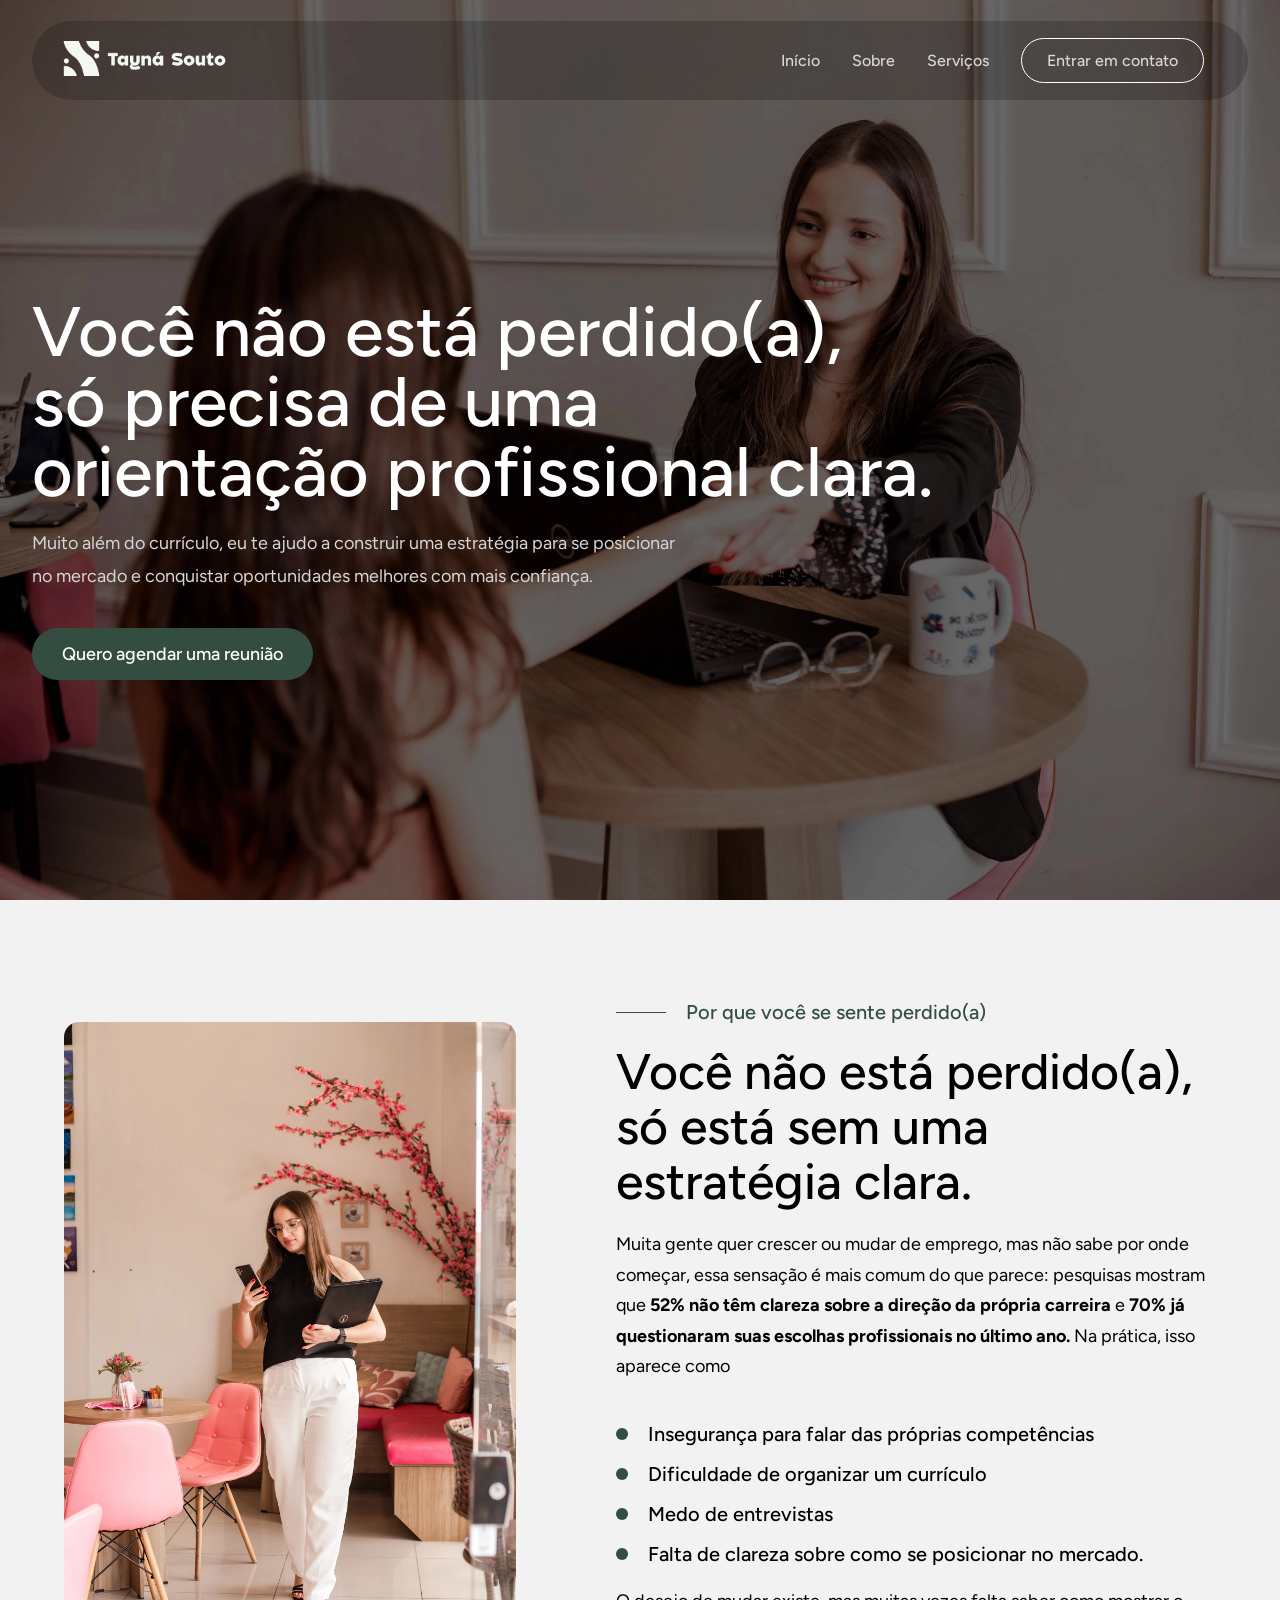
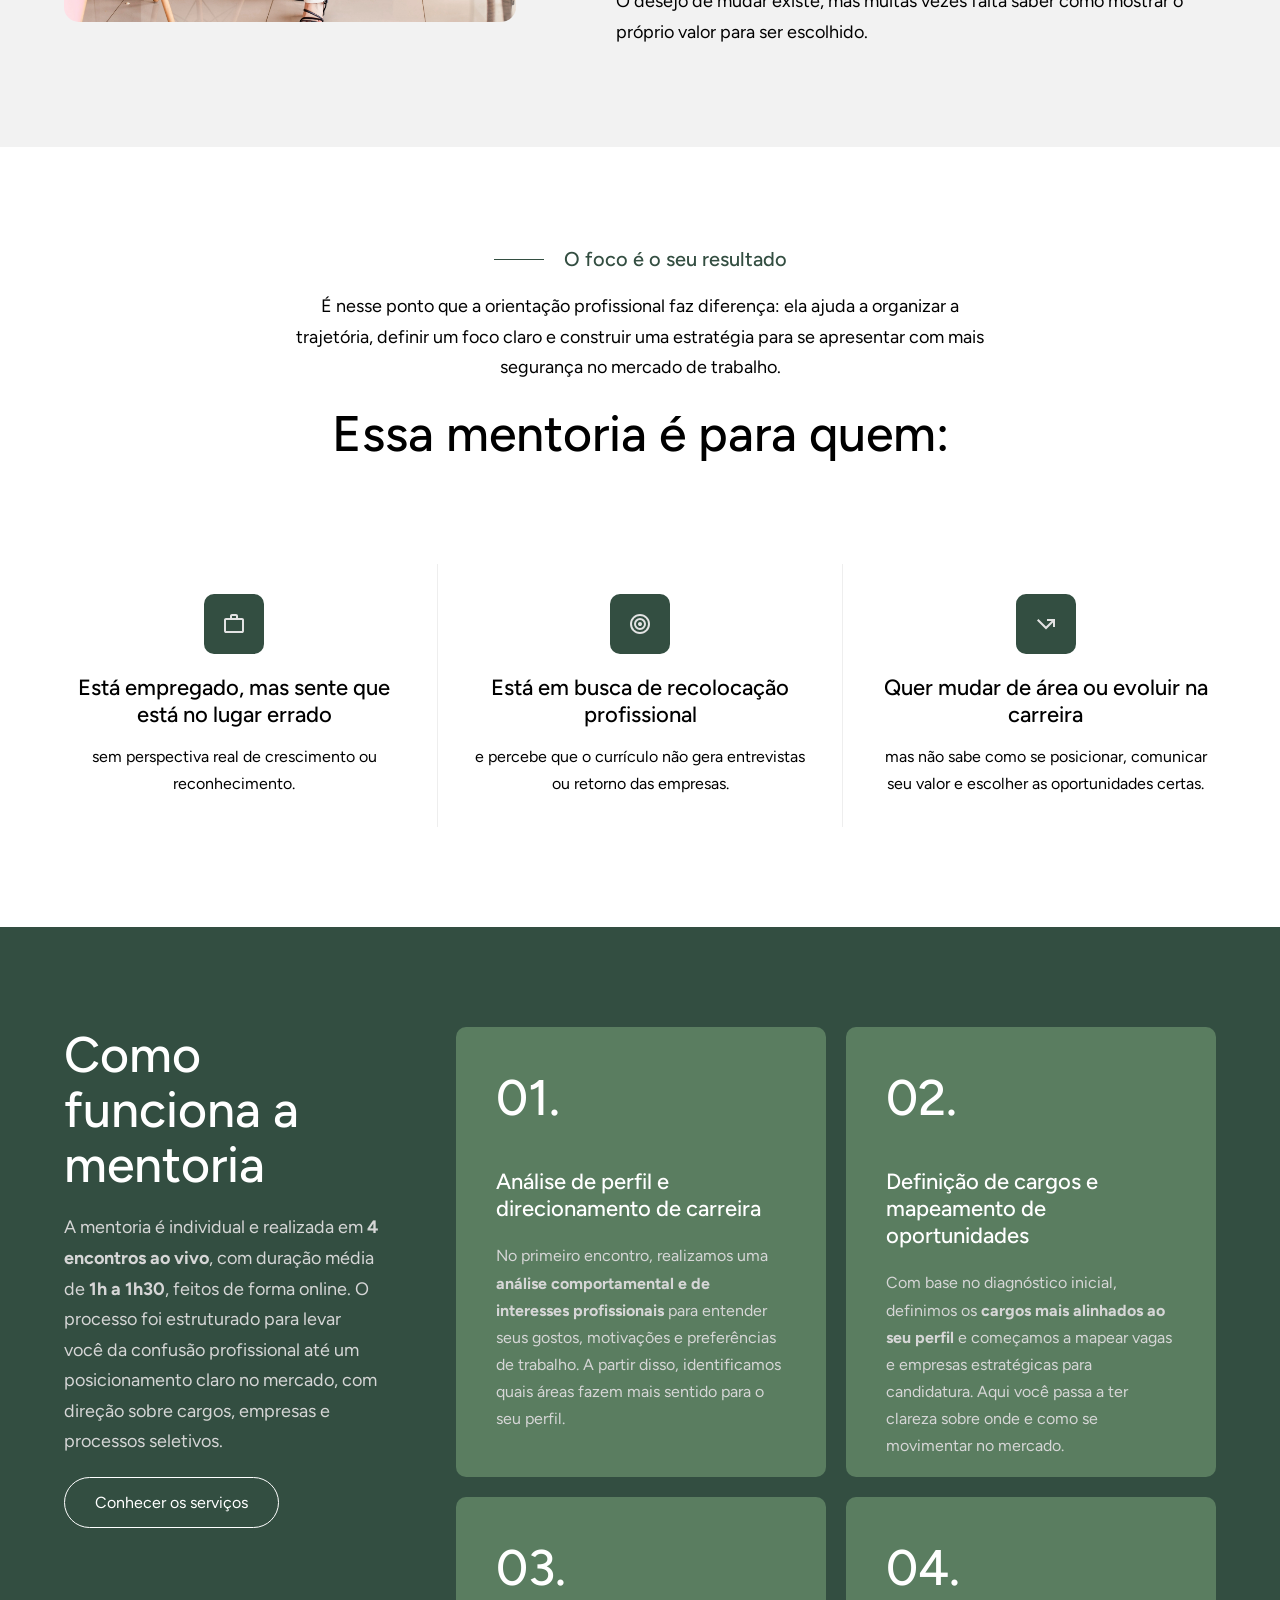
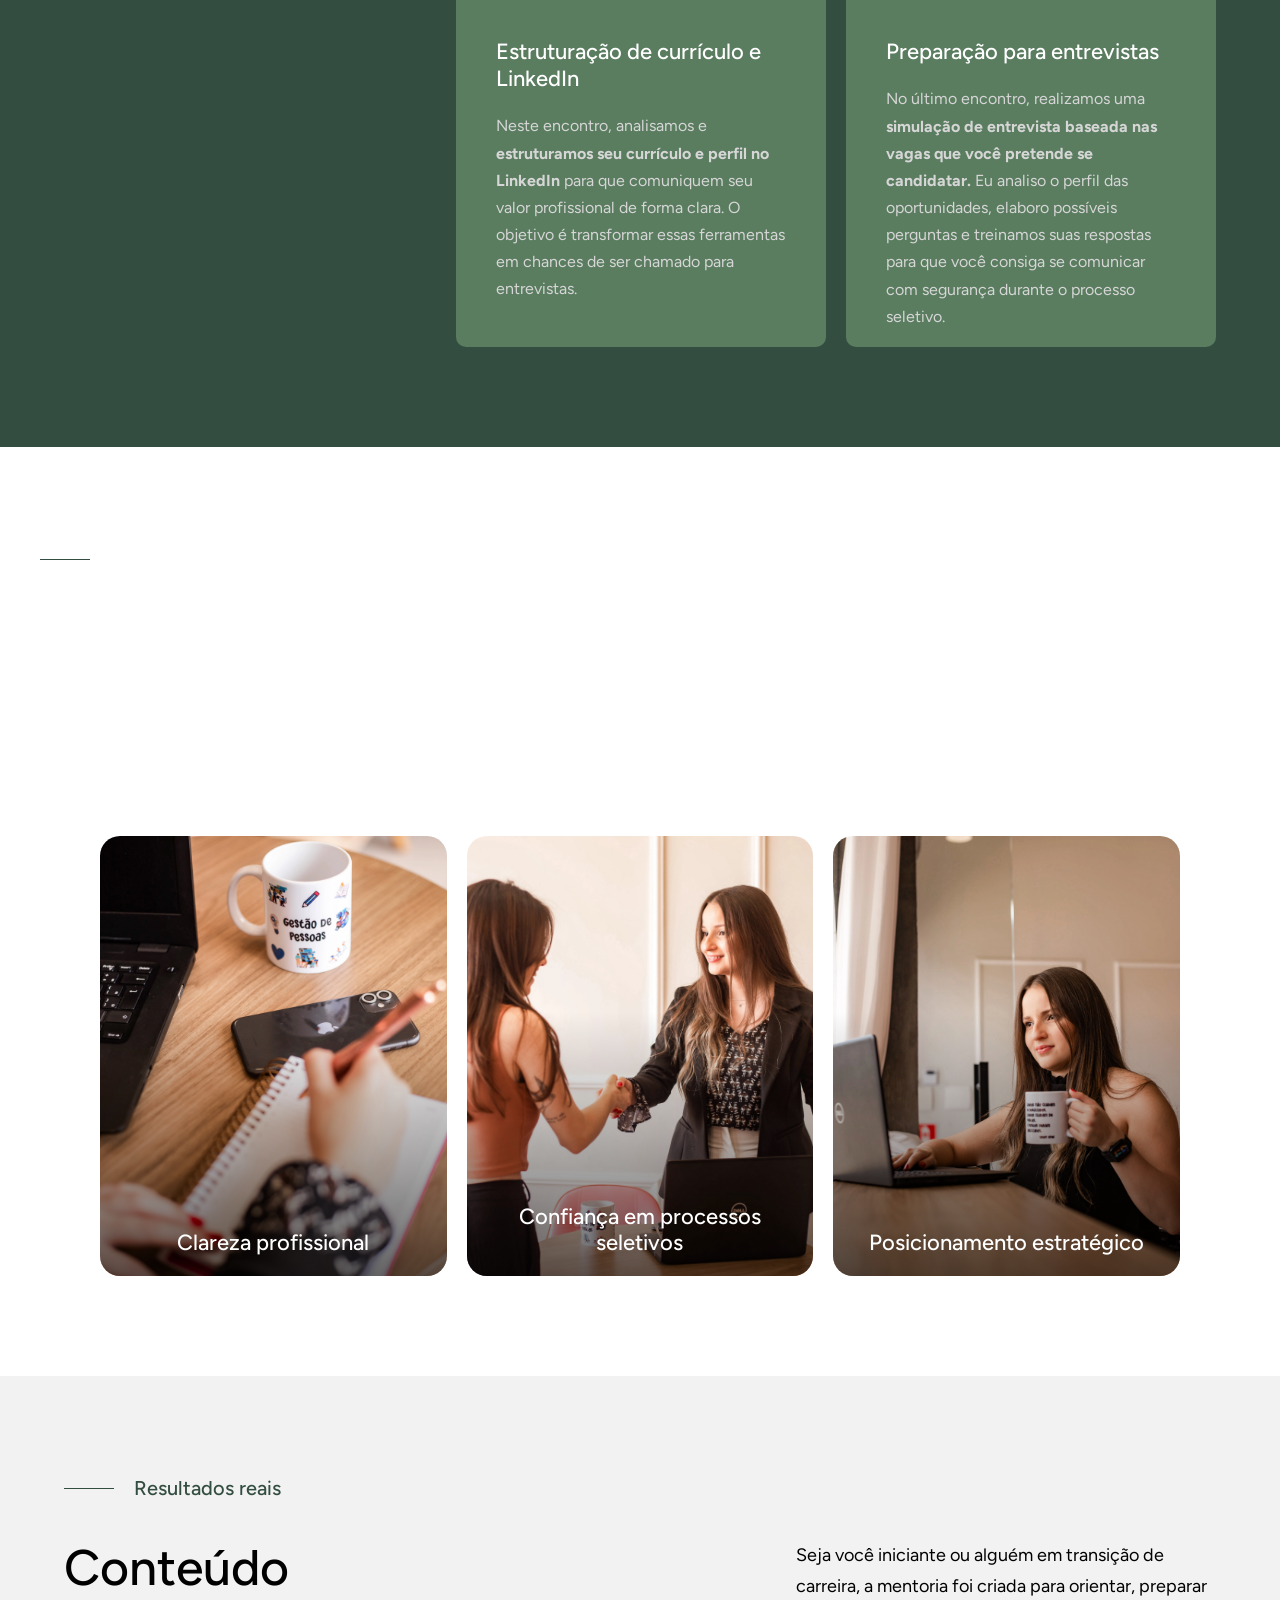
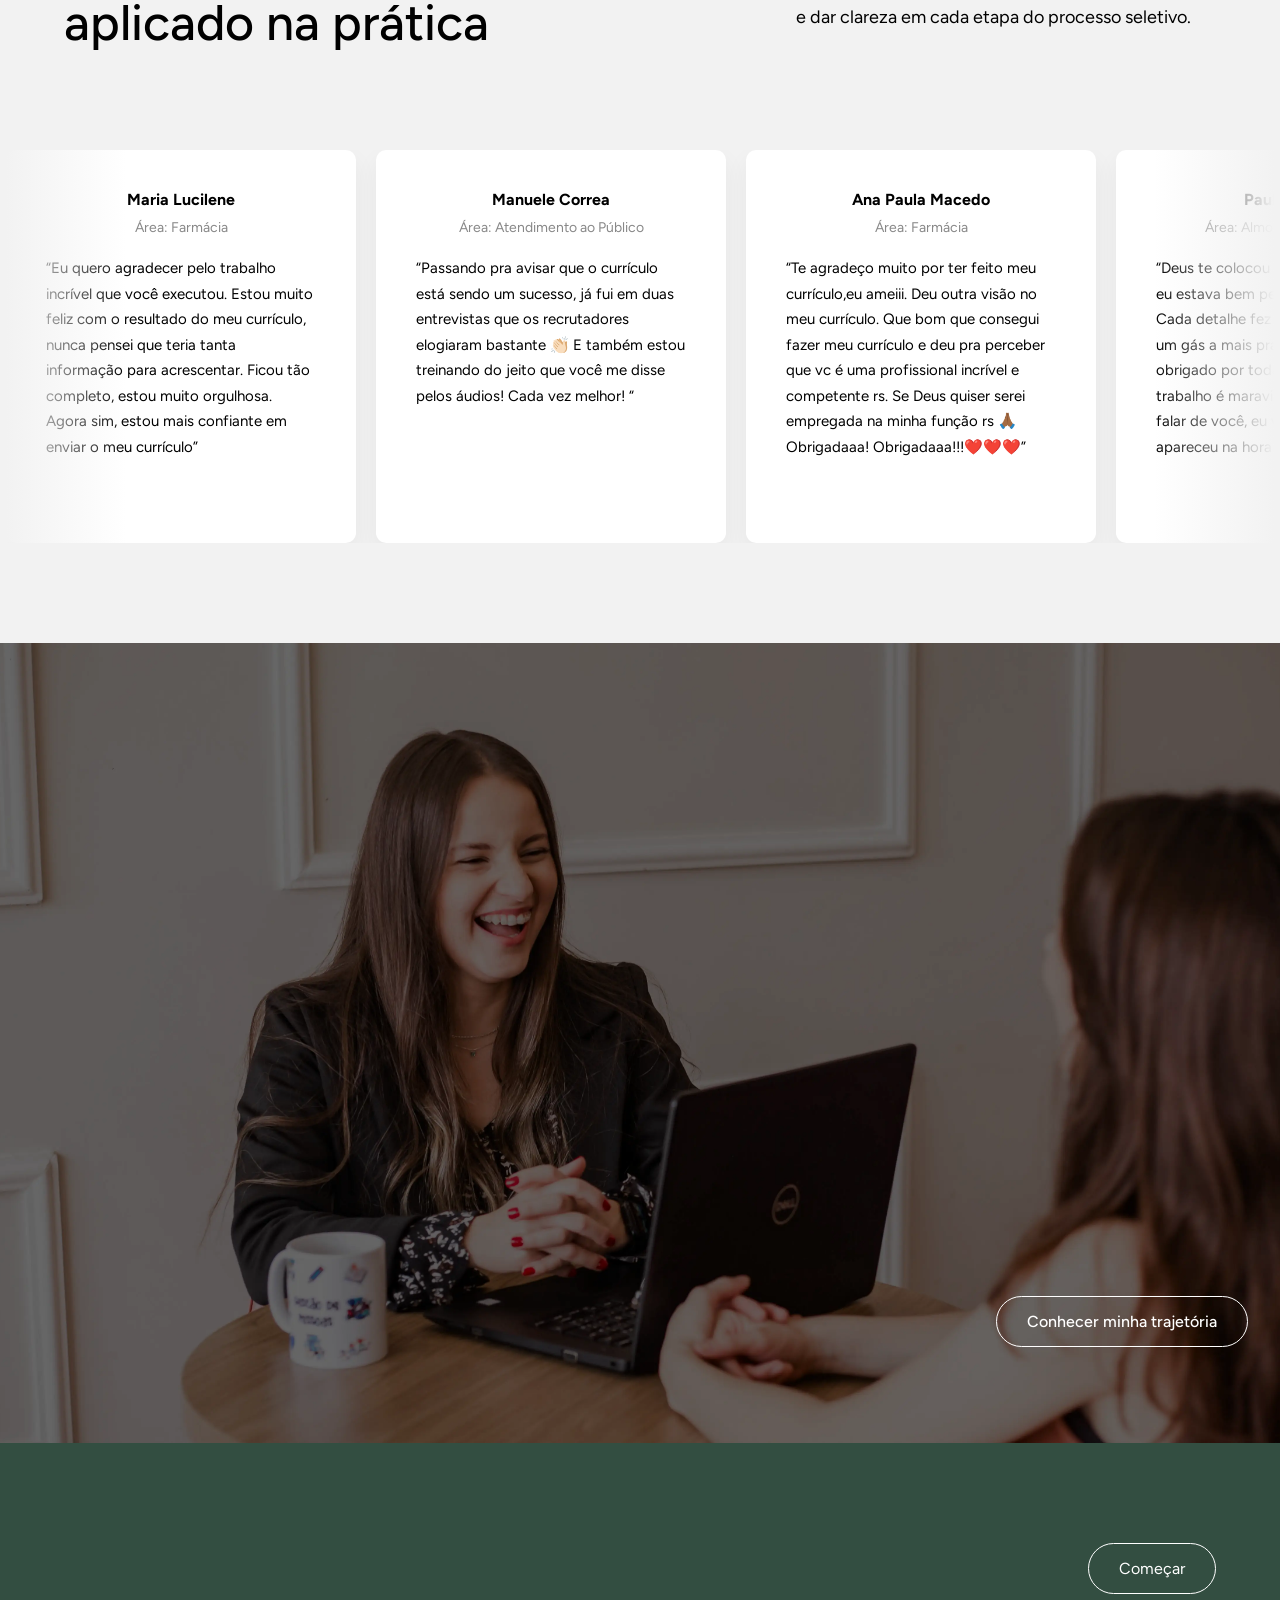
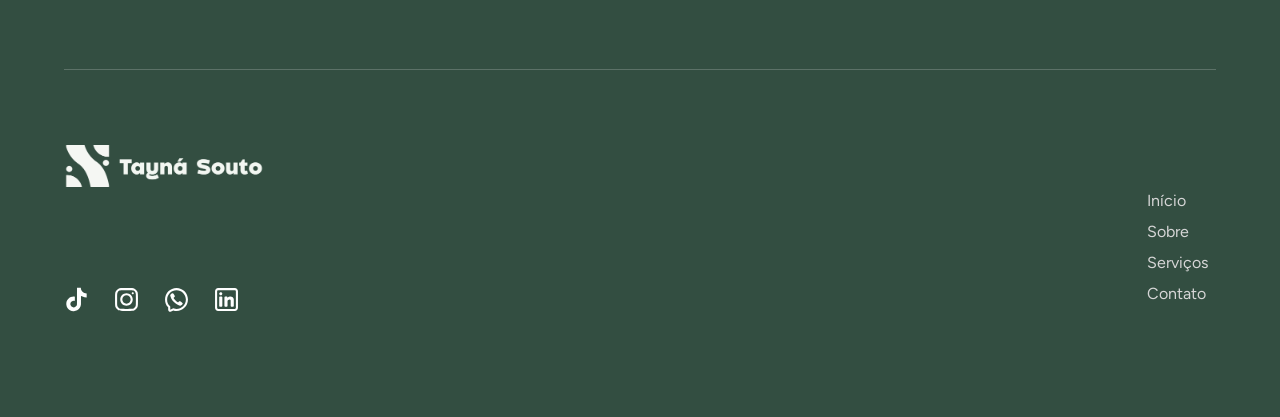
<file: index.html>
<!DOCTYPE html>
<html lang="pt-BR">
<head>
    <meta charset="UTF-8">
    <meta name="viewport" content="width=device-width, initial-scale=1.0">
    <link rel="stylesheet" href="styles.css">
    <link rel="preconnect" href="https://fonts.googleapis.com">
    <link rel="preconnect" href="https://fonts.gstatic.com" crossorigin>
    <link href="https://fonts.googleapis.com/css2?family=Figtree:ital,wght@0,300..900;1,300..900&display=swap" rel="stylesheet">
    <link rel="icon" href="./FOTOS/favicon2.png" type="image/png">

    <title>Tayná Souto - Mentoria Profissional</title>

</head>

<body>

    <header class="header">
        
        <section class="navegacao">
        <a href="index.html" class="logo">
            <img src="./FOTOS/ICONE 1.png" alt="logo">
        </a>

        <nav class="navbar">
            <a href="index.html">Início</a>
            <a href="sobre.html">Sobre</a>
            <a href="serviços.html">Serviços</a>
            <a class="botao-contato" href="contato.html">Entrar em contato</a>

            <!--MENU SANDUÍCHE MOBILE-->
            <input type="checkbox" id="sidebar-ativo">
            <label for="sidebar-ativo" class="abrir-sidebar">
                <svg xmlns="http://www.w3.org/2000/svg" height="32px" viewBox="0 -960 960 960" width="32px" fill="#e3e3e3"><path d="M120-240v-80h720v80H120Zm0-200v-80h720v80H120Zm0-200v-80h720v80H120Z"/></svg>
            </label>

            <label id="overlay" for="sidebar-ativo"></label>
            <div class="links-container">
                <label for="sidebar-ativo" class="fechar-sidebar">
                    <svg xmlns="http://www.w3.org/2000/svg" height="32px" viewBox="0 -960 960 960" width="32px" fill="#e3e3e3"><path d="m256-200-56-56 224-224-224-224 56-56 224 224 224-224 56 56-224 224 224 224-56 56-224-224-224 224Z"/></svg>
                </label>

            <a href="index.html">Início</a>
            <a href="sobre.html">Sobre</a>
             <a href="serviços.html">Serviços</a>
            <a class="botao-contato" href="contato.html">Entrar em contato</a>
           
            </div>
        </section>
        </nav>

    <div class="inicio-container">
        <section id="#home">
            <div class="content">
                <h3>Você não está perdido(a),<br>só precisa de uma<br>orientação profissional clara.</h3>
                <p>Muito além do currículo, eu te ajudo a construir uma estratégia para se posicionar<br>no mercado e conquistar oportunidades melhores com mais confiança.</p>
                <div class="botoes-inicio">
                <a href="contato.html" class="botao-reuniao">Quero agendar uma reunião</a>
                </div>
            </div>
        </section>
    </div>
        
    </header>

    <main>


      <!--MÉTODO-->
<section class="metodo">
  <div class="metodo-container">
    
    <div class="metodo-imagem">
      <img src="./FOTOS/INICIO 4.webp" alt="">
    </div>

    <div class="metodo-conteudo">

      <div class="metodo-header">
        <span class="linha-decorativa"></span>
        <span class="subtitulo">Por que você se sente perdido(a)</span>
      </div>

      <h2 class="metodo-titulo">Você não está perdido(a), só está sem uma estratégia clara.</h2>

      <p class="metodo-descricao">
       Muita gente quer crescer ou mudar de emprego, mas não sabe por onde começar, essa sensação é mais comum do que parece: pesquisas mostram que <b>52% não têm clareza sobre a direção da própria carreira</b> e <b>70% já questionaram suas escolhas profissionais no último ano.</b> Na prática, isso aparece como 
      </p>

      <div class="metodo-lista">
        <div class="metodo-item">
          <div class="icon-box">
          </div>
          <p>Insegurança para falar das próprias competências</p>
        </div>

        <div class="metodo-item">
          <div class="icon-box">
          </div>
          <p>Dificuldade de organizar um currículo</p>
        </div>

        <div class="metodo-item">
          <div class="icon-box">
          </div>
          <p>Medo de entrevistas</p>
        </div>

        <div class="metodo-item">
          <div class="icon-box">
          </div>
          <p>Falta de clareza sobre como se posicionar no mercado.</p>
        </div>
      </div>

      <p class="metodo-descricao">
O desejo de mudar existe, mas muitas vezes falta saber como mostrar o próprio valor para ser escolhido.      </p>

    </div>

  </div>
</section>


<!--POR QUE CONFIAR-->

<section class="confiar">
    <div class="confiar-container">


    <div class="confiar-topo">
      <div class="confiar-header">
        <span class="linha-decorativa"></span>
        <span class="subtitulo">O foco é o seu resultado</span>
      </div>

     

      <p class="confiar-descricao">
        É nesse ponto que a orientação profissional faz diferença: ela ajuda a organizar a trajetória, definir um foco claro e construir uma estratégia para se apresentar com mais segurança no mercado de trabalho.
      </p> 
      <h2 class="confiar-titulo">Essa mentoria é para quem:</h2>
    </div>

    <div class="confiar-cards">

      <div class="confiar-card">
        <div class="icone-confiar"><svg xmlns="http://www.w3.org/2000/svg" height="24px" viewBox="0 -960 960 960" width="24px" fill="#e3e3e3"><path d="M160-120q-33 0-56.5-23.5T80-200v-440q0-33 23.5-56.5T160-720h160v-80q0-33 23.5-56.5T400-880h160q33 0 56.5 23.5T640-800v80h160q33 0 56.5 23.5T880-640v440q0 33-23.5 56.5T800-120H160Zm0-80h640v-440H160v440Zm240-520h160v-80H400v80ZM160-200v-440 440Z"/></svg></div>
        <h3>Está empregado, mas sente que está no lugar errado</h3>
        <p>sem perspectiva real de crescimento ou reconhecimento.</p>
      </div>

      <div class="confiar-card">
        <div class="icone-confiar"><svg xmlns="http://www.w3.org/2000/svg" height="24px" viewBox="0 -960 960 960" width="24px" fill="#e3e3e3"><path d="M480-80q-83 0-156-31.5T197-197q-54-54-85.5-127T80-480q0-83 31.5-156T197-763q54-54 127-85.5T480-880q83 0 156 31.5T763-763q54 54 85.5 127T880-480q0 83-31.5 156T763-197q-54 54-127 85.5T480-80Zm0-80q134 0 227-93t93-227q0-134-93-227t-227-93q-134 0-227 93t-93 227q0 134 93 227t227 93Zm0-80q-100 0-170-70t-70-170q0-100 70-170t170-70q100 0 170 70t70 170q0 100-70 170t-170 70Zm0-80q66 0 113-47t47-113q0-66-47-113t-113-47q-66 0-113 47t-47 113q0 66 47 113t113 47Zm0-80q-33 0-56.5-23.5T400-480q0-33 23.5-56.5T480-560q33 0 56.5 23.5T560-480q0 33-23.5 56.5T480-400Z"/></svg></div>
        <h3>Está em busca de recolocação profissional</h3>
        <p>e percebe que o currículo não gera entrevistas ou retorno das empresas.</p>
      </div>

      <div class="confiar-card">
        <div class="icone-confiar"><svg xmlns="http://www.w3.org/2000/svg" height="24px" viewBox="0 -960 960 960" width="24px" fill="#e3e3e3"><path d="M480-263 120-623l56-57 304 304 224-224H520v-80h320v320h-80v-183L480-263Z"/></svg></div>
        <h3>Quer mudar de área ou evoluir na carreira</h3>
        <p>mas não sabe como se posicionar, comunicar seu valor e escolher as oportunidades certas.</p>
      </div>

    </div>
  </div>
</section>

<!--CURRICULO PERFEITO-->

<section class="curriculo">
  <div class="curriculo-container">

    <div class="curriculo-texto">
      <h2>Como funciona a<br>mentoria</h2>
      <p>
        A mentoria é individual e realizada em <b>4 encontros ao vivo</b>, com duração média de <b>1h a 1h30</b>, feitos de forma online. O processo foi estruturado para levar você da confusão profissional até um posicionamento claro no mercado, com direção sobre cargos, empresas e processos seletivos.
      </p>
      <a href="serviços.html" class="botao-garantir">Conhecer os serviços</a>
    </div>

    <div class="curriculo-cards">
      <div class="card-curriculo">
        <span>01.</span>
        <h4> Análise de perfil e direcionamento de carreira</h4>
        <p>No primeiro encontro, realizamos uma <b>análise comportamental e de interesses profissionais</b> para entender seus gostos, motivações e preferências de trabalho. A partir disso, identificamos quais áreas fazem mais sentido para o seu perfil.</p>
      </div>

      <div class="card-curriculo">
        <span>02.</span>
        <h4>Definição de cargos e mapeamento de oportunidades</h4>
        <p>Com base no diagnóstico inicial, definimos os <b>cargos mais alinhados ao seu perfil </b>e começamos a mapear vagas e empresas estratégicas para candidatura. Aqui você passa a ter clareza sobre onde e como se movimentar no mercado.</p>
      </div>

      <div class="card-curriculo">
        <span>03.</span>
        <h4>Estruturação de currículo e LinkedIn</h4>
        <p>Neste encontro, analisamos e <b>estruturamos seu currículo e perfil no LinkedIn</b> para que comuniquem seu valor profissional de forma clara. O objetivo é transformar essas ferramentas em chances de ser chamado para entrevistas.</p>
      </div>

      <div class="card-curriculo">
        <span>04.</span>
        <h4>Preparação para entrevistas</h4>
        <p> No último encontro, realizamos uma <b>simulação de entrevista baseada nas vagas que você pretende se candidatar.</b> Eu analiso o perfil das oportunidades, elaboro possíveis perguntas e treinamos suas respostas para que você consiga se comunicar com segurança durante o processo seletivo.</p>
      </div>
    </div>

  </div>
</section>

<!--SERVIÇOS-->

<section class="servicos">

  <div class="servicos-topo">
    <div class="linha-titulo">
      <span></span>
      <p>Serviços oferecidos</p>
    </div>

    <div class="servicos-texto">
      <h2>O que você vai conquistar<br>com essa mentoria<br></h2>

      <p class="descricao">
        Ao final da mentoria, você aprende a escolher oportunidades que realmente fazem sentido para o seu perfil e a comunicar seu valor de forma estratégica.
      </p>
    </div>
  </div>

  <div class="cards-servicos">

    <div class="card">
      <img src="./FOTOS/INICIO 1.webp" alt="">
      <span>Clareza profissional</span>
    </div>

    <div class="card">
      <img src="./FOTOS/INICIO 2.jpg" alt="">
      <span>Confiança em processos seletivos</span>
    </div>

    <div class="card">
      <img src="./FOTOS/INICIO 3.webp" alt="">
      <span>Posicionamento estratégico</span>
    </div>
</div>
</section>






<!--FEEDBACK-->

<section class="feedback">
  <div class="feedback-topo">
    
    <div class="linha-titulo">
      <span></span>
      <p>Resultados reais</p>
    </div>

    <div class="feedback-texto">
      <h2 class="feedback-titulo">
        Conteúdo<br>aplicado na prática
      </h2>

      <p class="feedback-desc">
        Seja você iniciante ou alguém em transição de carreira, a mentoria foi criada para orientar, preparar e dar clareza em cada etapa do processo seletivo.
      </p>
    </div>

  </div>

  <div class="carousel-wrapper no-reveal">
    <div class="blur left"></div>
    <div class="blur right"></div>

    <div class="carousel">
      <div class="track">

  <!-- CARD 1 -->
  <div class="card-feedback">
    <strong>Maria Lucilene</strong>
    <span>Área: Farmácia</span>
    <p>“Eu quero agradecer pelo trabalho incrível que você executou. Estou muito feliz com o resultado do meu currículo, nunca pensei que teria tanta informação para acrescentar. Ficou tão completo, estou muito orgulhosa. Agora sim, estou mais confiante em enviar o meu currículo”
</p>
  </div>

  <!-- CARD 2 -->
  <div class="card-feedback">
    <strong>Manuele Correa</strong>
    <span>Área: Atendimento ao Público</span>
    <p>“Passando pra avisar que o currículo está sendo um sucesso, já fui em duas entrevistas que os recrutadores elogiaram bastante 👏🏻 E também estou treinando do jeito que você me disse pelos áudios! Cada vez melhor! “
</p>
  </div>

  <!-- CARD 3 -->
  <div class="card-feedback">
    <strong>Ana Paula Macedo</strong>
    <span>Área: Farmácia</span>
    <p>“Te agradeço muito por ter feito meu currículo,eu ameiii. Deu outra visão no meu currículo.
Que bom que consegui fazer meu currículo e deu pra perceber que vc é uma profissional incrível e competente rs.
Se Deus quiser serei empregada na minha função rs 🙏🏾
Obrigadaaa! Obrigadaaa!!!❤️❤️❤️”
</p>
  </div>

  <!-- CARD 4 -->
  <div class="card-feedback">
    <strong>Paulo Otávio</strong>
    <span>Área: Almoxarife/Expedição</span>
    <p>“Deus te colocou pra me ajudar, porque eu estava bem perdido quanto a isso. Cada detalhe fez diferença e me deu um gás a mais pra correr atrás. Muito obrigado por toda atenção, seu trabalho é maravilhoso. Onde eu puder falar de você, eu vou falar, porque você apareceu na hora e no tempo certo.”
</p>
  </div>

  <!-- CARD 5 -->
  <div class="card-feedback">
    <strong>Mariana Lopes</strong>
    <span>Área: Atendimento ao Cliente</span>
    <p>“Cada áudio seu tá uma aula kkkkk. Minha nossa! Você foi luz agora, sério mesmo. Cada áudio seu tá sendo uma ideia diferente, me abrindo a cabeça e me dando várias direções novas.”</p>
  </div>

  <!-- CARD 6 -->
  <div class="card-feedback">
    <strong>Francisco Diego</strong>
    <span>Área: Analista de Laboratório</span>
    <p>“Muito obrigado Tayná, suas informações são valiosíssimas, parabéns pela excelente profissional que você é. Vou aplicar cada informação que você me passou, vou olhar os modelos que me enviou com calma, mas só tenho a agradecer e te parabenizar.”</p>
  </div>

  <!-- CARD 7 -->
  <div class="card-feedback">
    <strong>Pedro Vinicius</strong>
    <span>Área: Florestal</span>
    <p>“Deu certo, consegui um trabalho, graças a Deus e ao seu currículo né, obrigado de coração pela atenção e o cuidado, ficou top demais e o resultado veio 🙏🏻
Bora comemorar 🍾🤩😁”
</p>
  </div>

  <!-- CARD 8 -->
  <div class="card-feedback">
    <strong>Alisson da Silva</strong>
    <span>Área: Motorista de Carreta</span>
    <p>“Ficou melhor do que eu esperava! vc enriqueceu o meu currículo, ficou perfeito e tô muito satisfeito.
Parabéns pelo seu trabalho, vc é ótima no que faz!  Até eu me contratariaaa😅😅😅”
</p>
  </div>

  <!-- CARD 9 -->
  <div class="card-feedback">
    <strong>Igor da Silva</strong>
    <span>Área: Trainee de ROV</span>
    <p>“Tayná, gostaria também de agradecer pelo seu trabalho e pela paciência de ter me ajudado hoje até esse horário.Essa semana quando vi seu vídeo no Instagram sobre análise de  currículo, gostei demais do seu trabalho. Já corri na sua Dm pra mandar mensagem 🤣. Continue fazendo esse excelente trabalho! 🙏🏻🤝🏻”</p>
  </div>

  <!-- CARD 10 -->
  <div class="card-feedback">
    <strong>Lucas Ferreira</strong>
    <span>Área: Auxiliar de cozinha</span>
    <p>“Com certeza absoluta, você é a melhor profissional de RH que eu já tive a oportunidade de ser entrevistado. Você é muito precisa nas perguntas, sabe escutar o entrevistado e deixa a pessoa à vontade pra se expressar. Eu só tenho que elogiar o seu profissionalismo!!!”
</p>
  </div>

  <!-- CARD 11 -->
  <div class="card-feedback">
    <strong>Camila Rocha</strong>
    <span>Área: Atendimento em Clínica Odontológica</span>
    <p>“Mandei meu currículo pra uma clínica odontológica da minha cidade, hoje de manhã… e hoje mesmo eles já me mandaram mensagem perguntando se a gente podia marcar uma entrevista. Eu tô muito feliz, porque, sendo bem honesta, é a primeira vez que eu realmente tento e já ter uma notícia assim é muito satisfatório”.
</p>
  </div>

  <!-- CARD 12 -->
  <div class="card-feedback">
    <strong>Renata Alves</strong>
    <span>Área: Administrativo</span>
    <p>“Estou empregada há 14 dias. Muito obrigada pelo apoio! Depois da entrevista, eu fiz mais duas rodadas, teve um case pra entregar e foi aprovado, eu consegui apresentar pro gestor. E estou recolocada! Obrigada, você fez parte disso.”</p>
  </div>

  <div class="track">

  <!-- CARD 1 -->
  <div class="card-feedback">
    <strong>Maria Lucilene</strong>
    <span>Área: Farmácia</span>
    <p>“Eu quero agradecer pelo trabalho incrível que você executou. Estou muito feliz com o resultado do meu currículo, nunca pensei que teria tanta informação para acrescentar. Ficou tão completo, estou muito orgulhosa. Agora sim, estou mais confiante em enviar o meu currículo”
</p>
  </div>

  <!-- CARD 2 -->
  <div class="card-feedback">
    <strong>Manuele Correa</strong>
    <span>Área: Atendimento ao Público</span>
    <p>“Passando pra avisar que o currículo está sendo um sucesso, já fui em duas entrevistas que os recrutadores elogiaram bastante 👏🏻 E também estou treinando do jeito que você me disse pelos áudios! Cada vez melhor! “
</p>
  </div>

  <!-- CARD 3 -->
  <div class="card-feedback">
    <strong>Ana Paula Macedo</strong>
    <span>Área: Farmácia</span>
    <p>“Te agradeço muito por ter feito meu currículo,eu ameiii. Deu outra visão no meu currículo.
Que bom que consegui fazer meu currículo e deu pra perceber que vc é uma profissional incrível e competente rs.
Se Deus quiser serei empregada na minha função rs 🙏🏾
Obrigadaaa! Obrigadaaa!!!❤️❤️❤️”
</p>
  </div>

  <!-- CARD 4 -->
  <div class="card-feedback">
    <strong>Paulo Otávio</strong>
    <span>Área: Almoxarife/Expedição</span>
    <p>“Deus te colocou pra me ajudar, porque eu estava bem perdido quanto a isso. Cada detalhe fez diferença e me deu um gás a mais pra correr atrás. Muito obrigado por toda atenção, seu trabalho é maravilhoso. Onde eu puder falar de você, eu vou falar, porque você apareceu na hora e no tempo certo.”
</p>
  </div>

  <!-- CARD 5 -->
  <div class="card-feedback">
    <strong>Mariana Lopes</strong>
    <span>Área: Atendimento ao Cliente</span>
    <p>“Cada áudio seu tá uma aula kkkkk. Minha nossa! Você foi luz agora, sério mesmo. Cada áudio seu tá sendo uma ideia diferente, me abrindo a cabeça e me dando várias direções novas.”</p>
  </div>

  <!-- CARD 6 -->
  <div class="card-feedback">
    <strong>Francisco Diego</strong>
    <span>Área: Analista de Laboratório</span>
    <p>“Muito obrigado Tayná, suas informações são valiosíssimas, parabéns pela excelente profissional que você é. Vou aplicar cada informação que você me passou, vou olhar os modelos que me enviou com calma, mas só tenho a agradecer e te parabenizar.”</p>
  </div>

  <!-- CARD 7 -->
  <div class="card-feedback">
    <strong>Pedro Vinicius</strong>
    <span>Área: Florestal</span>
    <p>“Deu certo, consegui um trabalho, graças a Deus e ao seu currículo né, obrigado de coração pela atenção e o cuidado, ficou top demais e o resultado veio 🙏🏻
Bora comemorar 🍾🤩😁”
</p>
  </div>

  <!-- CARD 8 -->
  <div class="card-feedback">
    <strong>Alisson da Silva</strong>
    <span>Área: Motorista de Carreta</span>
    <p>“Ficou melhor do que eu esperava! vc enriqueceu o meu currículo, ficou perfeito e tô muito satisfeito.
Parabéns pelo seu trabalho, vc é ótima no que faz!  Até eu me contratariaaa😅😅😅”
</p>
  </div>

  <!-- CARD 9 -->
  <div class="card-feedback">
    <strong>Igor da Silva</strong>
    <span>Área: Trainee de ROV</span>
    <p>“Tayná, gostaria também de agradecer pelo seu trabalho e pela paciência de ter me ajudado hoje até esse horário.Essa semana quando vi seu vídeo no Instagram sobre análise de  currículo, gostei demais do seu trabalho. Já corri na sua Dm pra mandar mensagem 🤣. Continue fazendo esse excelente trabalho! 🙏🏻🤝🏻”</p>
  </div>

  <!-- CARD 10 -->
  <div class="card-feedback">
    <strong>Lucas Ferreira</strong>
    <span>Área: Auxiliar de cozinha</span>
    <p>“Com certeza absoluta, você é a melhor profissional de RH que eu já tive a oportunidade de ser entrevistado. Você é muito precisa nas perguntas, sabe escutar o entrevistado e deixa a pessoa à vontade pra se expressar. Eu só tenho que elogiar o seu profissionalismo!!!”
</p>
  </div>

  <!-- CARD 11 -->
  <div class="card-feedback">
    <strong>Camila Rocha</strong>
    <span>Área: Atendimento em Clínica Odontológica</span>
    <p>“Mandei meu currículo pra uma clínica odontológica da minha cidade, hoje de manhã… e hoje mesmo eles já me mandaram mensagem perguntando se a gente podia marcar uma entrevista. Eu tô muito feliz, porque é a primeira vez que eu realmente tento e já ter uma notícia assim é muito satisfatório”.
</p>
  </div>

  <!-- CARD 12 -->
  <div class="card-feedback">
    <strong>Renata Alves</strong>
    <span>Área: Administrativo</span>
    <p>“Estou empregada há 14 dias. Muito obrigada pelo apoio! Depois da entrevista, eu fiz mais duas rodadas, teve um case pra entregar e foi aprovado, eu consegui apresentar pro gestor. E estou recolocada! Obrigada, você fez parte disso.”</p>
  </div>


</div>

</section>
<!--SOBRE A TAYNÁ-->

<section class="sobre-tayna">
    <div class="sobre-container">

    <div class="texto-sobre">
        <h3>Sobre a Tayná</h3>

        <div class="sobre-botao">
            <a href="sobre.html">Conhecer minha trajetória</a>
        </div>

    </div>
    </div>

</section>

</main>

<footer>

<section>
    <footer class="footer">
  <div class="footer-cta">
    <h2>Pronto para transformar sua carreira?</h2>
    <a href="contato.html" class="botao-footer">Começar</a>
  </div>

  <hr>

  <div class="footer-conteudo">
    <div class="footer-esquerda">
      <img src="./FOTOS/ICONE 1.png" alt="">
      <p>Mentoria para transição ou recolocação profissional</p>

      <div class="footer-icones">
        <a href="https://www.tiktok.com/@taynasoutoo_" target="_blank" aria-label="TikTok">
        <svg fill="#FFF" width="25px" height="25px" viewBox="0 0 32 32" version="1.1" xmlns="http://www.w3.org/2000/svg">
<title>tiktok</title>
<path d="M16.656 1.029c1.637-0.025 3.262-0.012 4.886-0.025 0.054 2.031 0.878 3.859 2.189 5.213l-0.002-0.002c1.411 1.271 3.247 2.095 5.271 2.235l0.028 0.002v5.036c-1.912-0.048-3.71-0.489-5.331-1.247l0.082 0.034c-0.784-0.377-1.447-0.764-2.077-1.196l0.052 0.034c-0.012 3.649 0.012 7.298-0.025 10.934-0.103 1.853-0.719 3.543-1.707 4.954l0.020-0.031c-1.652 2.366-4.328 3.919-7.371 4.011l-0.014 0c-0.123 0.006-0.268 0.009-0.414 0.009-1.73 0-3.347-0.482-4.725-1.319l0.040 0.023c-2.508-1.509-4.238-4.091-4.558-7.094l-0.004-0.041c-0.025-0.625-0.037-1.25-0.012-1.862 0.49-4.779 4.494-8.476 9.361-8.476 0.547 0 1.083 0.047 1.604 0.136l-0.056-0.008c0.025 1.849-0.050 3.699-0.050 5.548-0.423-0.153-0.911-0.242-1.42-0.242-1.868 0-3.457 1.194-4.045 2.861l-0.009 0.030c-0.133 0.427-0.21 0.918-0.21 1.426 0 0.206 0.013 0.41 0.037 0.61l-0.002-0.024c0.332 2.046 2.086 3.59 4.201 3.59 0.061 0 0.121-0.001 0.181-0.004l-0.009 0c1.463-0.044 2.733-0.831 3.451-1.994l0.010-0.018c0.267-0.372 0.45-0.822 0.511-1.311l0.001-0.014c0.125-2.237 0.075-4.461 0.087-6.698 0.012-5.036-0.012-10.060 0.025-15.083z"></path>
</svg>
        </a>

        <a href="https://www.instagram.com/taynasouto_?igsh=MXZ5eHR6ZDFpYmNycA==" target="_blank" aria-label="Instagram">
<svg width="25px" height="25px" viewBox="0 0 24 24" fill="#D6D6D6" xmlns="http://www.w3.org/2000/svg">
<path fill-rule="evenodd" clip-rule="evenodd" d="M12 18C15.3137 18 18 15.3137 18 12C18 8.68629 15.3137 6 12 6C8.68629 6 6 8.68629 6 12C6 15.3137 8.68629 18 12 18ZM12 16C14.2091 16 16 14.2091 16 12C16 9.79086 14.2091 8 12 8C9.79086 8 8 9.79086 8 12C8 14.2091 9.79086 16 12 16Z" fill="#FFF"/>
<path d="M18 5C17.4477 5 17 5.44772 17 6C17 6.55228 17.4477 7 18 7C18.5523 7 19 6.55228 19 6C19 5.44772 18.5523 5 18 5Z" fill="#FFF"/>
<path fill-rule="evenodd" clip-rule="evenodd" d="M1.65396 4.27606C1 5.55953 1 7.23969 1 10.6V13.4C1 16.7603 1 18.4405 1.65396 19.7239C2.2292 20.8529 3.14708 21.7708 4.27606 22.346C5.55953 23 7.23969 23 10.6 23H13.4C16.7603 23 18.4405 23 19.7239 22.346C20.8529 21.7708 21.7708 20.8529 22.346 19.7239C23 18.4405 23 16.7603 23 13.4V10.6C23 7.23969 23 5.55953 22.346 4.27606C21.7708 3.14708 20.8529 2.2292 19.7239 1.65396C18.4405 1 16.7603 1 13.4 1H10.6C7.23969 1 5.55953 1 4.27606 1.65396C3.14708 2.2292 2.2292 3.14708 1.65396 4.27606ZM13.4 3H10.6C8.88684 3 7.72225 3.00156 6.82208 3.0751C5.94524 3.14674 5.49684 3.27659 5.18404 3.43597C4.43139 3.81947 3.81947 4.43139 3.43597 5.18404C3.27659 5.49684 3.14674 5.94524 3.0751 6.82208C3.00156 7.72225 3 8.88684 3 10.6V13.4C3 15.1132 3.00156 16.2777 3.0751 17.1779C3.14674 18.0548 3.27659 18.5032 3.43597 18.816C3.81947 19.5686 4.43139 20.1805 5.18404 20.564C5.49684 20.7234 5.94524 20.8533 6.82208 20.9249C7.72225 20.9984 8.88684 21 10.6 21H13.4C15.1132 21 16.2777 20.9984 17.1779 20.9249C18.0548 20.8533 18.5032 20.7234 18.816 20.564C19.5686 20.1805 20.1805 19.5686 20.564 18.816C20.7234 18.5032 20.8533 18.0548 20.9249 17.1779C20.9984 16.2777 21 15.1132 21 13.4V10.6C21 8.88684 20.9984 7.72225 20.9249 6.82208C20.8533 5.94524 20.7234 5.49684 20.564 5.18404C20.1805 4.43139 19.5686 3.81947 18.816 3.43597C18.5032 3.27659 18.0548 3.14674 17.1779 3.0751C16.2777 3.00156 15.1132 3 13.4 3Z" fill="#FFF"/>
</svg>
        </a>

          <a href="https://wa.me/5515998561424" target="_blank" aria-label="WhatsApp">
        <svg width="25px" height="25px" viewBox="0 0 24 24" fill="#FFF" xmlns="http://www.w3.org/2000/svg">
<path d="M6.014 8.00613C6.12827 7.1024 7.30277 5.87414 8.23488 6.01043L8.23339 6.00894C9.14051 6.18132 9.85859 7.74261 10.2635 8.44465C10.5504 8.95402 10.3641 9.4701 10.0965 9.68787C9.7355 9.97883 9.17099 10.3803 9.28943 10.7834C9.5 11.5 12 14 13.2296 14.7107C13.695 14.9797 14.0325 14.2702 14.3207 13.9067C14.5301 13.6271 15.0466 13.46 15.5548 13.736C16.3138 14.178 17.0288 14.6917 17.69 15.27C18.0202 15.546 18.0977 15.9539 17.8689 16.385C17.4659 17.1443 16.3003 18.1456 15.4542 17.9421C13.9764 17.5868 8 15.27 6.08033 8.55801C5.97237 8.24048 5.99955 8.12044 6.014 8.00613Z" fill="#FFF"/>
<path fill-rule="evenodd" clip-rule="evenodd" d="M12 23C10.7764 23 10.0994 22.8687 9 22.5L6.89443 23.5528C5.56462 24.2177 4 23.2507 4 21.7639V19.5C1.84655 17.492 1 15.1767 1 12C1 5.92487 5.92487 1 12 1C18.0751 1 23 5.92487 23 12C23 18.0751 18.0751 23 12 23ZM6 18.6303L5.36395 18.0372C3.69087 16.4772 3 14.7331 3 12C3 7.02944 7.02944 3 12 3C16.9706 3 21 7.02944 21 12C21 16.9706 16.9706 21 12 21C11.0143 21 10.552 20.911 9.63595 20.6038L8.84847 20.3397L6 21.7639V18.6303Z" fill="#FFF"/>
</svg>
        </a>

        <a href="https://br.linkedin.com/in/tayna-souto" aria-label="LinkedIn">
          <svg width="25px" height="25px" viewBox="0 0 24 24" fill="none" xmlns="http://www.w3.org/2000/svg">
<path d="M6.5 8C7.32843 8 8 7.32843 8 6.5C8 5.67157 7.32843 5 6.5 5C5.67157 5 5 5.67157 5 6.5C5 7.32843 5.67157 8 6.5 8Z" fill="#FFF"/>
<path d="M5 10C5 9.44772 5.44772 9 6 9H7C7.55228 9 8 9.44771 8 10V18C8 18.5523 7.55228 19 7 19H6C5.44772 19 5 18.5523 5 18V10Z" fill="#FFF"/>
<path d="M11 19H12C12.5523 19 13 18.5523 13 18V13.5C13 12 16 11 16 13V18.0004C16 18.5527 16.4477 19 17 19H18C18.5523 19 19 18.5523 19 18V12C19 10 17.5 9 15.5 9C13.5 9 13 10.5 13 10.5V10C13 9.44771 12.5523 9 12 9H11C10.4477 9 10 9.44772 10 10V18C10 18.5523 10.4477 19 11 19Z" fill="#FFF"/>
<path fill-rule="evenodd" clip-rule="evenodd" d="M20 1C21.6569 1 23 2.34315 23 4V20C23 21.6569 21.6569 23 20 23H4C2.34315 23 1 21.6569 1 20V4C1 2.34315 2.34315 1 4 1H20ZM20 3C20.5523 3 21 3.44772 21 4V20C21 20.5523 20.5523 21 20 21H4C3.44772 21 3 20.5523 3 20V4C3 3.44772 3.44772 3 4 3H20Z" fill="#FFF"/>
</svg>
        </a>

      </div>
    </div>

    <div class="footer-direita">
      <H4>Páginas</H4>
      <a href="index.html">Início</a>
      <a href="sobre.html">Sobre</a>
      <a href="serviços.html">Serviços</a>
      <a href="contato.html">Contato</a>
    </div>
  </div>
</footer>
</section>

</footer>

</body>

<script>
  document.addEventListener("DOMContentLoaded", function () {
    const autoTexts = document.querySelectorAll(
      "h1, h2, h3, h4, h5, h6, p"
    );

    const filtered = Array.from(autoTexts).filter(el => 
      !el.closest(".no-reveal")
    );

    filtered.forEach(el => el.classList.add("reveal-text"));

    const observer = new IntersectionObserver((entries, obs) => {
      entries.forEach(entry => {
        if (entry.isIntersecting) {
          entry.target.classList.add("active");
          obs.unobserve(entry.target);
        }
      });
    }, { threshold: 0.2 });

    filtered.forEach(el => observer.observe(el));
  });
</script>

</html>
</file>
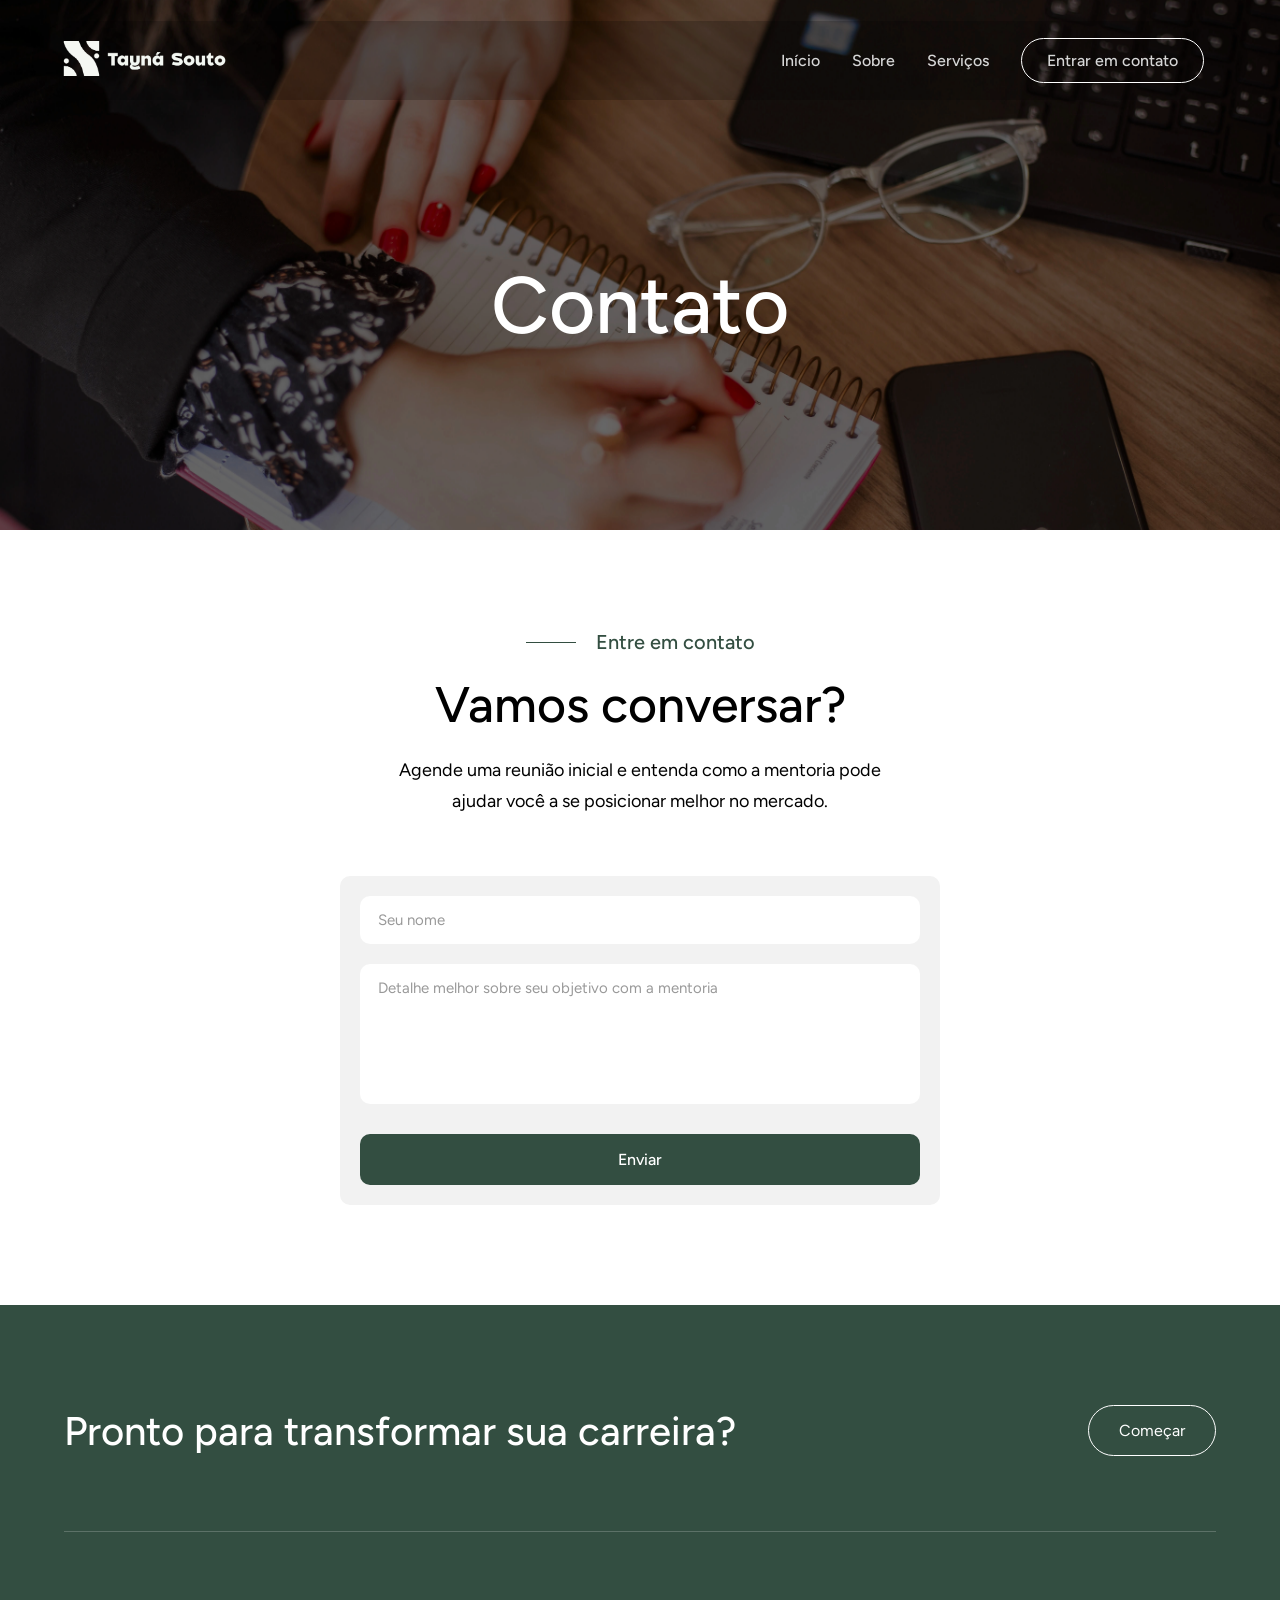
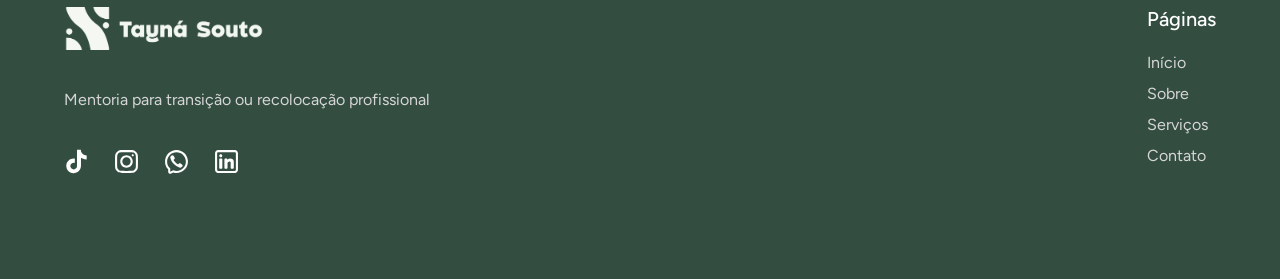
<file: contato.html>
<!DOCTYPE html>
<html lang="en">
<head>
    <meta charset="UTF-8">
    <meta name="viewport" content="width=device-width, initial-scale=1.0">
    <link rel="stylesheet" href="styles.css">
    <link rel="preconnect" href="https://fonts.googleapis.com">
    <link rel="preconnect" href="https://fonts.gstatic.com" crossorigin>
    <link href="https://fonts.googleapis.com/css2?family=Figtree:ital,wght@0,300..900;1,300..900&display=swap" rel="stylesheet">
    <link rel="icon" href="./FOTOS/favicon2.png" type="image/png">

    <title>Tayná Souto - Contato</title>
</head>

<body>
    
<header class="header-contato">

  <!-- NAVEGAÇÃO -->
  <section class="navegacao">
    <a href="index.html" class="logo">
      <img src="./FOTOS/ICONE 1.png" alt="logo">
    </a>

    <nav class="navbar">
      <a href="index.html">Início</a>
      <a href="sobre.html">Sobre</a>
       <a href="serviços.html">Serviços</a>
      <a class="botao-contato" href="contato.html">Entrar em contato</a>

      <!-- MENU MOBILE -->
      <input type="checkbox" id="sidebar-ativo">

      <label for="sidebar-ativo" class="abrir-sidebar">
        <svg xmlns="http://www.w3.org/2000/svg" height="32px" viewBox="0 -960 960 960" width="32px" fill="#e3e3e3">
          <path d="M120-240v-80h720v80H120Zm0-200v-80h720v80H120Zm0-200v-80h720v80H120Z"/>
        </svg>
      </label>

      <label id="overlay" for="sidebar-ativo"></label>

      <div class="links-container">
        <label for="sidebar-ativo" class="fechar-sidebar">
          <svg xmlns="http://www.w3.org/2000/svg" height="32px" viewBox="0 -960 960 960" width="32px" fill="#e3e3e3">
            <path d="m256-200-56-56 224-224-224-224 56-56 224 224 224-224 56 56-224 224 224 224-56 56-224-224-224 224Z"/>
          </svg>
        </label>

        <a href="index.html">Início</a>
        <a href="sobre.html">Sobre</a>
         <a href="serviços.html">Serviços</a>
        <a class="botao-contato" href="contato.html">Entrar em contato</a>
      </div>
    </nav>
  </section>

  <div class="contato-tayna-container">
    <h1 class="conteudo-contato">Contato</h1>
  </div>

</header>

<section class="contato">
  <div class="contato-container">

    <!-- TOPO -->
    <div class="contato-topo">
      <div class="contato-header">
        <span class="linha-decorativa"></span>
        <span class="subtitulo">Entre em contato</span>
      </div>

      <h2 class="contato-titulo">Vamos conversar?</h2>

      <p class="contato-descricao">
        Agende uma reunião inicial e entenda como a mentoria pode ajudar você a se posicionar melhor no mercado.
      </p>
    </div>

    <!-- FORMULÁRIO -->
    <form class="contato-form" id="formulario" onsubmit="enviarWhats(event)">
      <div class="form-linha">
        <input type="text" placeholder="Seu nome" required id="nome">
      </div>

      <textarea placeholder="Detalhe melhor sobre seu objetivo com a mentoria" rows="5" id="mensagem"></textarea>

      <button type="submit">Enviar</button>
    </form>

  </div>
</section>

<footer>

<section>
    <footer class="footer">
  <div class="footer-cta">
    <h2>Pronto para transformar sua carreira?</h2>
    <a href="contato.html" class="botao-footer">Começar</a>
  </div>

  <hr>

  <div class="footer-conteudo">
    <div class="footer-esquerda">
      <img src="./FOTOS/ICONE 1.png" alt="">
      <p>Mentoria para transição ou recolocação profissional</p>

      <div class="footer-icones">
        <a href="https://www.tiktok.com/@taynasoutoo_" target="_blank" aria-label="TikTok">
        <svg fill="#FFF" width="25px" height="25px" viewBox="0 0 32 32" version="1.1" xmlns="http://www.w3.org/2000/svg">
<title>tiktok</title>
<path d="M16.656 1.029c1.637-0.025 3.262-0.012 4.886-0.025 0.054 2.031 0.878 3.859 2.189 5.213l-0.002-0.002c1.411 1.271 3.247 2.095 5.271 2.235l0.028 0.002v5.036c-1.912-0.048-3.71-0.489-5.331-1.247l0.082 0.034c-0.784-0.377-1.447-0.764-2.077-1.196l0.052 0.034c-0.012 3.649 0.012 7.298-0.025 10.934-0.103 1.853-0.719 3.543-1.707 4.954l0.020-0.031c-1.652 2.366-4.328 3.919-7.371 4.011l-0.014 0c-0.123 0.006-0.268 0.009-0.414 0.009-1.73 0-3.347-0.482-4.725-1.319l0.040 0.023c-2.508-1.509-4.238-4.091-4.558-7.094l-0.004-0.041c-0.025-0.625-0.037-1.25-0.012-1.862 0.49-4.779 4.494-8.476 9.361-8.476 0.547 0 1.083 0.047 1.604 0.136l-0.056-0.008c0.025 1.849-0.050 3.699-0.050 5.548-0.423-0.153-0.911-0.242-1.42-0.242-1.868 0-3.457 1.194-4.045 2.861l-0.009 0.030c-0.133 0.427-0.21 0.918-0.21 1.426 0 0.206 0.013 0.41 0.037 0.61l-0.002-0.024c0.332 2.046 2.086 3.59 4.201 3.59 0.061 0 0.121-0.001 0.181-0.004l-0.009 0c1.463-0.044 2.733-0.831 3.451-1.994l0.010-0.018c0.267-0.372 0.45-0.822 0.511-1.311l0.001-0.014c0.125-2.237 0.075-4.461 0.087-6.698 0.012-5.036-0.012-10.060 0.025-15.083z"></path>
</svg>
        </a>

        <a href="https://www.instagram.com/taynasouto_?igsh=MXZ5eHR6ZDFpYmNycA==" target="_blank" aria-label="Instagram">
<svg width="25px" height="25px" viewBox="0 0 24 24" fill="#D6D6D6" xmlns="http://www.w3.org/2000/svg">
<path fill-rule="evenodd" clip-rule="evenodd" d="M12 18C15.3137 18 18 15.3137 18 12C18 8.68629 15.3137 6 12 6C8.68629 6 6 8.68629 6 12C6 15.3137 8.68629 18 12 18ZM12 16C14.2091 16 16 14.2091 16 12C16 9.79086 14.2091 8 12 8C9.79086 8 8 9.79086 8 12C8 14.2091 9.79086 16 12 16Z" fill="#FFF"/>
<path d="M18 5C17.4477 5 17 5.44772 17 6C17 6.55228 17.4477 7 18 7C18.5523 7 19 6.55228 19 6C19 5.44772 18.5523 5 18 5Z" fill="#FFF"/>
<path fill-rule="evenodd" clip-rule="evenodd" d="M1.65396 4.27606C1 5.55953 1 7.23969 1 10.6V13.4C1 16.7603 1 18.4405 1.65396 19.7239C2.2292 20.8529 3.14708 21.7708 4.27606 22.346C5.55953 23 7.23969 23 10.6 23H13.4C16.7603 23 18.4405 23 19.7239 22.346C20.8529 21.7708 21.7708 20.8529 22.346 19.7239C23 18.4405 23 16.7603 23 13.4V10.6C23 7.23969 23 5.55953 22.346 4.27606C21.7708 3.14708 20.8529 2.2292 19.7239 1.65396C18.4405 1 16.7603 1 13.4 1H10.6C7.23969 1 5.55953 1 4.27606 1.65396C3.14708 2.2292 2.2292 3.14708 1.65396 4.27606ZM13.4 3H10.6C8.88684 3 7.72225 3.00156 6.82208 3.0751C5.94524 3.14674 5.49684 3.27659 5.18404 3.43597C4.43139 3.81947 3.81947 4.43139 3.43597 5.18404C3.27659 5.49684 3.14674 5.94524 3.0751 6.82208C3.00156 7.72225 3 8.88684 3 10.6V13.4C3 15.1132 3.00156 16.2777 3.0751 17.1779C3.14674 18.0548 3.27659 18.5032 3.43597 18.816C3.81947 19.5686 4.43139 20.1805 5.18404 20.564C5.49684 20.7234 5.94524 20.8533 6.82208 20.9249C7.72225 20.9984 8.88684 21 10.6 21H13.4C15.1132 21 16.2777 20.9984 17.1779 20.9249C18.0548 20.8533 18.5032 20.7234 18.816 20.564C19.5686 20.1805 20.1805 19.5686 20.564 18.816C20.7234 18.5032 20.8533 18.0548 20.9249 17.1779C20.9984 16.2777 21 15.1132 21 13.4V10.6C21 8.88684 20.9984 7.72225 20.9249 6.82208C20.8533 5.94524 20.7234 5.49684 20.564 5.18404C20.1805 4.43139 19.5686 3.81947 18.816 3.43597C18.5032 3.27659 18.0548 3.14674 17.1779 3.0751C16.2777 3.00156 15.1132 3 13.4 3Z" fill="#FFF"/>
</svg>
        </a>

          <a href="https://wa.me/5515998561424" target="_blank" aria-label="WhatsApp">
        <svg width="25px" height="25px" viewBox="0 0 24 24" fill="#FFF" xmlns="http://www.w3.org/2000/svg">
<path d="M6.014 8.00613C6.12827 7.1024 7.30277 5.87414 8.23488 6.01043L8.23339 6.00894C9.14051 6.18132 9.85859 7.74261 10.2635 8.44465C10.5504 8.95402 10.3641 9.4701 10.0965 9.68787C9.7355 9.97883 9.17099 10.3803 9.28943 10.7834C9.5 11.5 12 14 13.2296 14.7107C13.695 14.9797 14.0325 14.2702 14.3207 13.9067C14.5301 13.6271 15.0466 13.46 15.5548 13.736C16.3138 14.178 17.0288 14.6917 17.69 15.27C18.0202 15.546 18.0977 15.9539 17.8689 16.385C17.4659 17.1443 16.3003 18.1456 15.4542 17.9421C13.9764 17.5868 8 15.27 6.08033 8.55801C5.97237 8.24048 5.99955 8.12044 6.014 8.00613Z" fill="#FFF"/>
<path fill-rule="evenodd" clip-rule="evenodd" d="M12 23C10.7764 23 10.0994 22.8687 9 22.5L6.89443 23.5528C5.56462 24.2177 4 23.2507 4 21.7639V19.5C1.84655 17.492 1 15.1767 1 12C1 5.92487 5.92487 1 12 1C18.0751 1 23 5.92487 23 12C23 18.0751 18.0751 23 12 23ZM6 18.6303L5.36395 18.0372C3.69087 16.4772 3 14.7331 3 12C3 7.02944 7.02944 3 12 3C16.9706 3 21 7.02944 21 12C21 16.9706 16.9706 21 12 21C11.0143 21 10.552 20.911 9.63595 20.6038L8.84847 20.3397L6 21.7639V18.6303Z" fill="#FFF"/>
</svg>
        </a>
    </a>

        <a href="https://br.linkedin.com/in/tayna-souto" aria-label="LinkedIn">
          <svg width="25px" height="25px" viewBox="0 0 24 24" fill="none" xmlns="http://www.w3.org/2000/svg">
<path d="M6.5 8C7.32843 8 8 7.32843 8 6.5C8 5.67157 7.32843 5 6.5 5C5.67157 5 5 5.67157 5 6.5C5 7.32843 5.67157 8 6.5 8Z" fill="#FFF"/>
<path d="M5 10C5 9.44772 5.44772 9 6 9H7C7.55228 9 8 9.44771 8 10V18C8 18.5523 7.55228 19 7 19H6C5.44772 19 5 18.5523 5 18V10Z" fill="#FFF"/>
<path d="M11 19H12C12.5523 19 13 18.5523 13 18V13.5C13 12 16 11 16 13V18.0004C16 18.5527 16.4477 19 17 19H18C18.5523 19 19 18.5523 19 18V12C19 10 17.5 9 15.5 9C13.5 9 13 10.5 13 10.5V10C13 9.44771 12.5523 9 12 9H11C10.4477 9 10 9.44772 10 10V18C10 18.5523 10.4477 19 11 19Z" fill="#FFF"/>
<path fill-rule="evenodd" clip-rule="evenodd" d="M20 1C21.6569 1 23 2.34315 23 4V20C23 21.6569 21.6569 23 20 23H4C2.34315 23 1 21.6569 1 20V4C1 2.34315 2.34315 1 4 1H20ZM20 3C20.5523 3 21 3.44772 21 4V20C21 20.5523 20.5523 21 20 21H4C3.44772 21 3 20.5523 3 20V4C3 3.44772 3.44772 3 4 3H20Z" fill="#FFF"/>
</svg>
        </a>

      </div>
    </div>

    <div class="footer-direita">
      <H4>Páginas</H4>
      <a href="index.html">Início</a>
      <a href="sobre.html">Sobre</a>
       <a href="serviços.html">Serviços</a>
      <a href="contato.html">Contato</a>
    </div>
  </div>
</footer>
</section>

</footer>


<script>
    function enviarWhats(event){
        event.preventDefault()

        const nome = document.getElementById('nome').value;
        const mensagem = document.getElementById('mensagem').value;
        const telefone = '5515998561424'

        const texto =  `Olá! Me chamo ${nome}. Gostaria de saber mais sobre a mentoria. ${mensagem}`
        const msgFormatada = encodeURIComponent (texto)

        const url =  `https://wa.me/${telefone}?text=${msgFormatada}`

        window.open(url,  `_blank`)
    }

</script>

</body>

<script>
  document.addEventListener("DOMContentLoaded", function () {
    const autoTexts = document.querySelectorAll(
      "h1, h2, h3, h4, h5, h6, p"
    );

    const filtered = Array.from(autoTexts).filter(el => 
      !el.closest(".no-reveal")
    );

    filtered.forEach(el => el.classList.add("reveal-text"));

    const observer = new IntersectionObserver((entries, obs) => {
      entries.forEach(entry => {
        if (entry.isIntersecting) {
          entry.target.classList.add("active");
          obs.unobserve(entry.target);
        }
      });
    }, { threshold: 0.2 });

    filtered.forEach(el => observer.observe(el));
  });
</script>

</html>
</file>
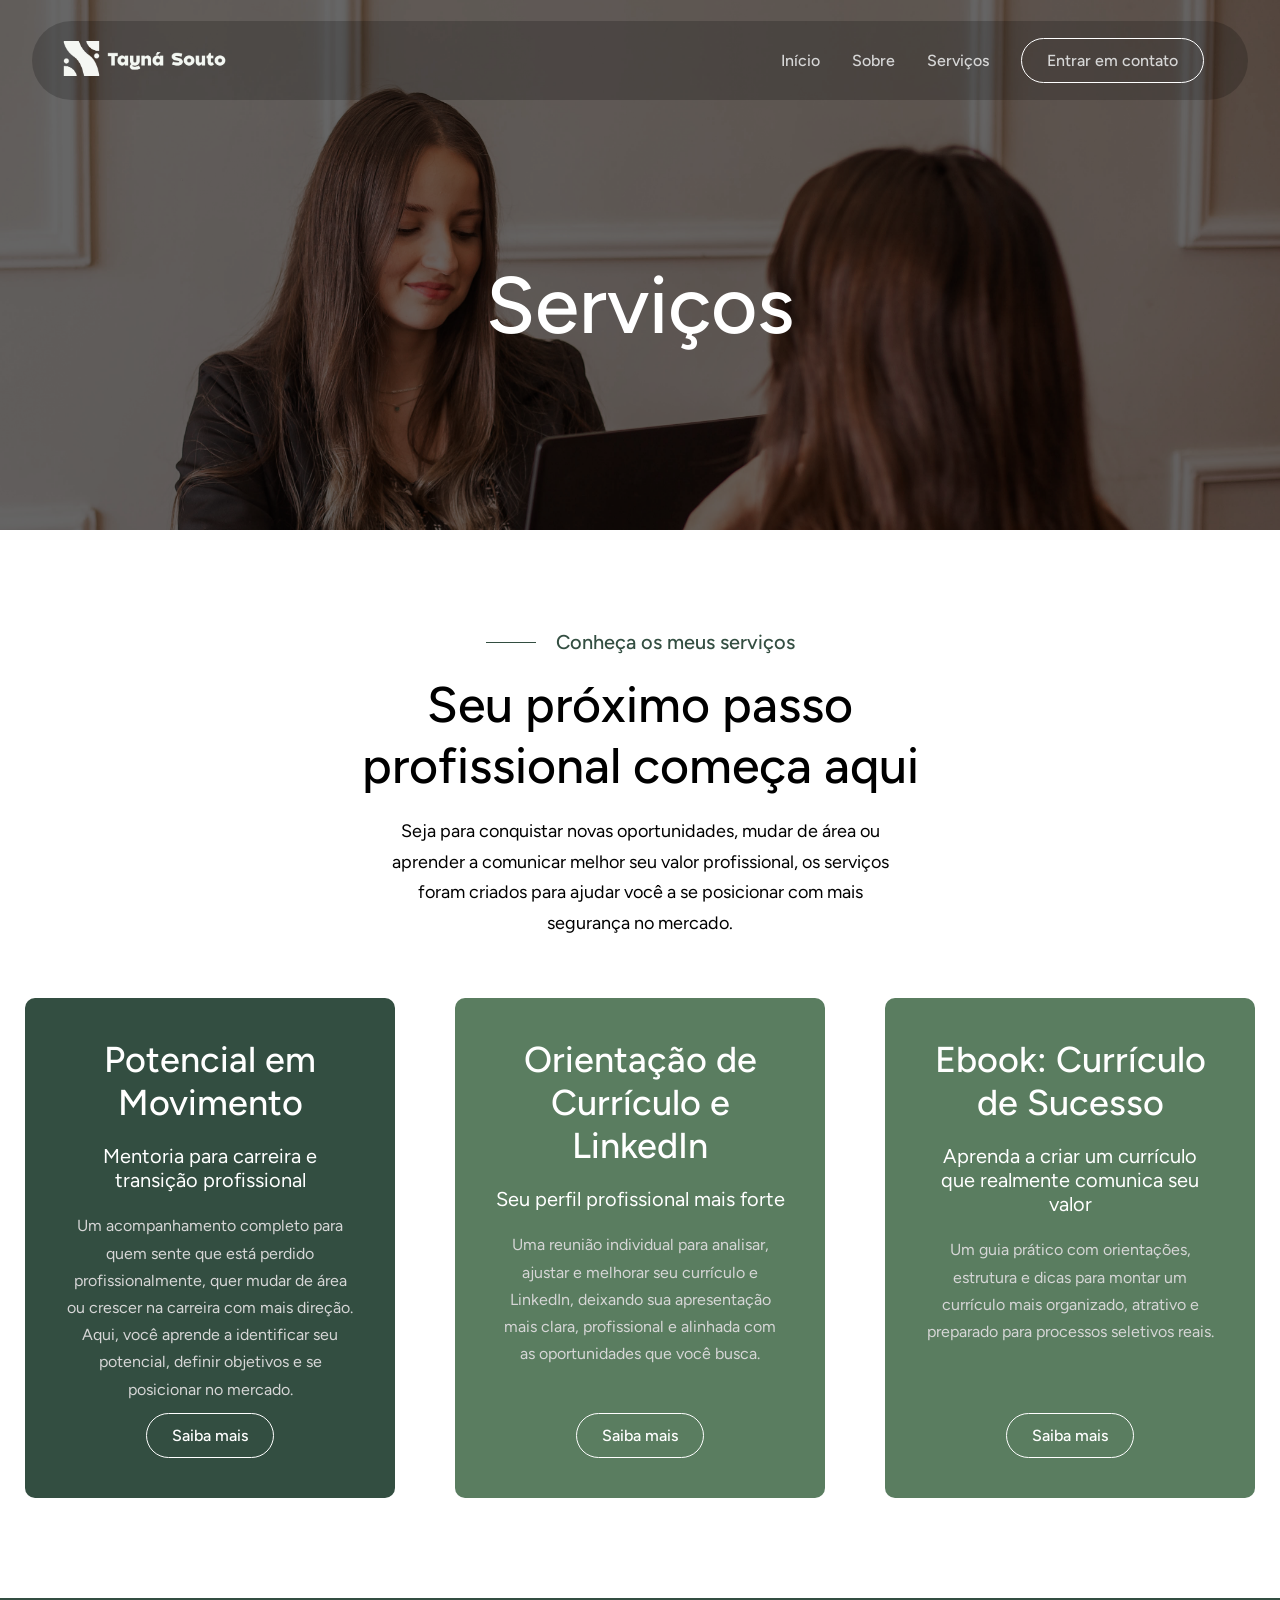
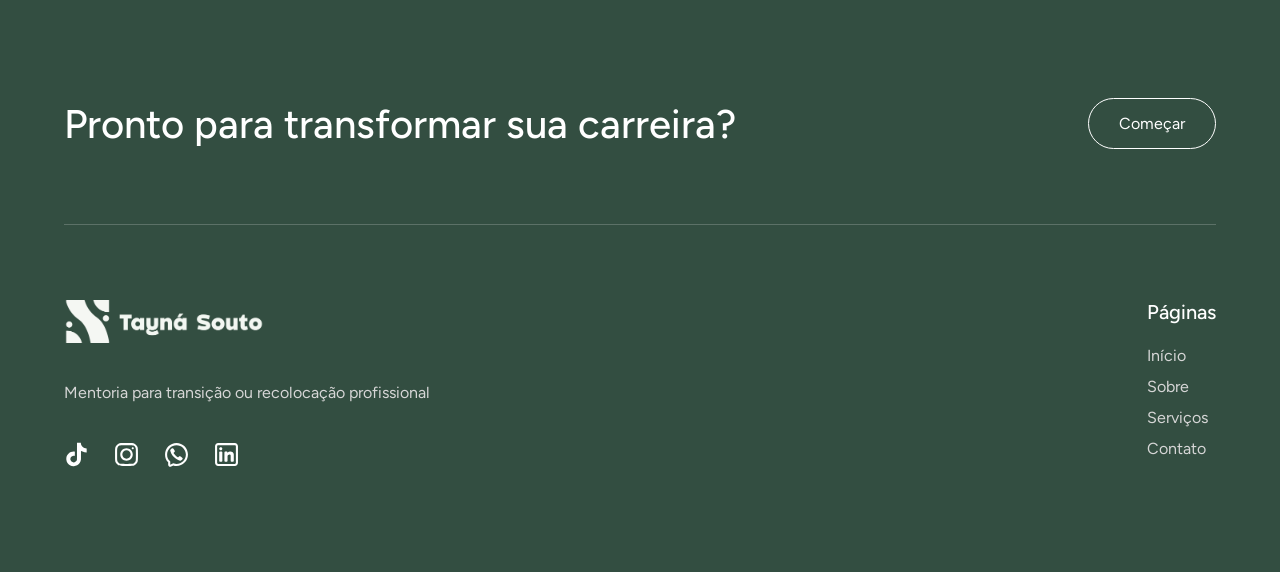
<file: serviços.html>
<!DOCTYPE html>
<html lang="en">
<head>
    <meta charset="UTF-8">
    <meta name="viewport" content="width=device-width, initial-scale=1.0">
    <link rel="stylesheet" href="styles.css">
    <link rel="preconnect" href="https://fonts.googleapis.com">
    <link rel="preconnect" href="https://fonts.gstatic.com" crossorigin>
    <link href="https://fonts.googleapis.com/css2?family=Figtree:ital,wght@0,300..900;1,300..900&display=swap" rel="stylesheet">
    <link rel="icon" href="./FOTOS/favicon2.png" type="image/png">

    <title>Tayná Souto - Serviços</title>
</head>

<body>
    
<header class="header-serviço">

  <!-- NAVEGAÇÃO -->
  <section class="navegacao">
    <a href="index.html" class="logo">
      <img src="./FOTOS/ICONE 1.png" alt="logo">
    </a>

    <nav class="navbar">
      <a href="index.html">Início</a>
      <a href="sobre.html">Sobre</a>
       <a href="serviços.html">Serviços</a>
      <a class="botao-contato" href="contato.html">Entrar em contato</a>

      <!-- MENU MOBILE -->
      <input type="checkbox" id="sidebar-ativo">

      <label for="sidebar-ativo" class="abrir-sidebar">
        <svg xmlns="http://www.w3.org/2000/svg" height="32px" viewBox="0 -960 960 960" width="32px" fill="#e3e3e3">
          <path d="M120-240v-80h720v80H120Zm0-200v-80h720v80H120Zm0-200v-80h720v80H120Z"/>
        </svg>
      </label>

      <label id="overlay" for="sidebar-ativo"></label>

      <div class="links-container">
        <label for="sidebar-ativo" class="fechar-sidebar">
          <svg xmlns="http://www.w3.org/2000/svg" height="32px" viewBox="0 -960 960 960" width="32px" fill="#e3e3e3">
            <path d="m256-200-56-56 224-224-224-224 56-56 224 224 224-224 56 56-224 224 224 224-56 56-224-224-224 224Z"/>
          </svg>
        </label>

        <a href="index.html">Início</a>
        <a href="sobre.html">Sobre</a>
         <a href="serviços.html">Serviços</a>
        <a class="botao-contato" href="contato.html">Entrar em contato</a>
      </div>
    </nav>
  </section>

  <div class="contato-tayna-container">
    <h1 class="conteudo-contato">Serviços</h1>
  </div>

</header>

<section class="serviço">
  <div class="serviço-container">

    <!-- TOPO -->
    <div class="serviço-topo">
      <div class="serviço-header">
        <span class="linha-decorativa"></span>
        <span class="subtitulo">Conheça os meus serviços</span>
      </div>

      <h2 class="serviço-titulo">Seu próximo passo profissional começa aqui</h2>

      <p class="serviço-descricao">
Seja para conquistar novas oportunidades, mudar de área ou aprender a comunicar melhor seu valor profissional, os serviços foram criados para ajudar você a se posicionar com mais segurança no mercado.      </p>
    </div>

<div class="serviço-cards">
      <div class="card-serviço1">
        <span>Potencial em Movimento</span>
        <h4> Mentoria para carreira e transição profissional</h4>
        <p>Um acompanhamento completo para quem sente que está perdido profissionalmente, quer mudar de área ou crescer na carreira com mais direção. Aqui, você aprende a identificar seu potencial, definir objetivos e se posicionar no mercado.</p>
        <a class="botao-contato" href="contato.html">Saiba mais</a>     
      </div>

      <div class="card-serviço">
        <span>Orientação de Currículo e LinkedIn</span>
        <h4>Seu perfil profissional mais forte</h4>
        <p>Uma reunião individual para analisar, ajustar e melhorar seu currículo e LinkedIn, deixando sua apresentação mais clara, profissional e alinhada com as oportunidades que você busca.</p>
      <a class="botao-contato" href="contato.html">Saiba mais</a>
      </div>

      <div class="card-serviço">
        <span>Ebook: Currículo de Sucesso</span>
        <h4>Aprenda a criar um currículo que realmente comunica seu valor</h4>
        <p>Um guia prático com orientações, estrutura e dicas para montar um currículo mais organizado, atrativo e preparado para processos seletivos reais.</p>
      <a class="botao-contato" href="https://chk.eduzz.com/R9JJ6R1Y9X">Saiba mais</a>
      </div>

  </div>
</section>
</section>


    

<footer>

<section>
    <footer class="footer">
  <div class="footer-cta">
    <h2>Pronto para transformar sua carreira?</h2>
    <a href="contato.html" class="botao-footer">Começar</a>
  </div>

  <hr>

  <div class="footer-conteudo">
    <div class="footer-esquerda">
      <img src="./FOTOS/ICONE 1.png" alt="">
      <p>Mentoria para transição ou recolocação profissional</p>

      <div class="footer-icones">
        <a href="https://www.tiktok.com/@taynasoutoo_" target="_blank" aria-label="TikTok">
        <svg fill="#FFF" width="25px" height="25px" viewBox="0 0 32 32" version="1.1" xmlns="http://www.w3.org/2000/svg">
<title>tiktok</title>
<path d="M16.656 1.029c1.637-0.025 3.262-0.012 4.886-0.025 0.054 2.031 0.878 3.859 2.189 5.213l-0.002-0.002c1.411 1.271 3.247 2.095 5.271 2.235l0.028 0.002v5.036c-1.912-0.048-3.71-0.489-5.331-1.247l0.082 0.034c-0.784-0.377-1.447-0.764-2.077-1.196l0.052 0.034c-0.012 3.649 0.012 7.298-0.025 10.934-0.103 1.853-0.719 3.543-1.707 4.954l0.020-0.031c-1.652 2.366-4.328 3.919-7.371 4.011l-0.014 0c-0.123 0.006-0.268 0.009-0.414 0.009-1.73 0-3.347-0.482-4.725-1.319l0.040 0.023c-2.508-1.509-4.238-4.091-4.558-7.094l-0.004-0.041c-0.025-0.625-0.037-1.25-0.012-1.862 0.49-4.779 4.494-8.476 9.361-8.476 0.547 0 1.083 0.047 1.604 0.136l-0.056-0.008c0.025 1.849-0.050 3.699-0.050 5.548-0.423-0.153-0.911-0.242-1.42-0.242-1.868 0-3.457 1.194-4.045 2.861l-0.009 0.030c-0.133 0.427-0.21 0.918-0.21 1.426 0 0.206 0.013 0.41 0.037 0.61l-0.002-0.024c0.332 2.046 2.086 3.59 4.201 3.59 0.061 0 0.121-0.001 0.181-0.004l-0.009 0c1.463-0.044 2.733-0.831 3.451-1.994l0.010-0.018c0.267-0.372 0.45-0.822 0.511-1.311l0.001-0.014c0.125-2.237 0.075-4.461 0.087-6.698 0.012-5.036-0.012-10.060 0.025-15.083z"></path>
</svg>
        </a>

        <a href="https://www.instagram.com/taynasouto_?igsh=MXZ5eHR6ZDFpYmNycA==" target="_blank" aria-label="Instagram">
<svg width="25px" height="25px" viewBox="0 0 24 24" fill="#D6D6D6" xmlns="http://www.w3.org/2000/svg">
<path fill-rule="evenodd" clip-rule="evenodd" d="M12 18C15.3137 18 18 15.3137 18 12C18 8.68629 15.3137 6 12 6C8.68629 6 6 8.68629 6 12C6 15.3137 8.68629 18 12 18ZM12 16C14.2091 16 16 14.2091 16 12C16 9.79086 14.2091 8 12 8C9.79086 8 8 9.79086 8 12C8 14.2091 9.79086 16 12 16Z" fill="#FFF"/>
<path d="M18 5C17.4477 5 17 5.44772 17 6C17 6.55228 17.4477 7 18 7C18.5523 7 19 6.55228 19 6C19 5.44772 18.5523 5 18 5Z" fill="#FFF"/>
<path fill-rule="evenodd" clip-rule="evenodd" d="M1.65396 4.27606C1 5.55953 1 7.23969 1 10.6V13.4C1 16.7603 1 18.4405 1.65396 19.7239C2.2292 20.8529 3.14708 21.7708 4.27606 22.346C5.55953 23 7.23969 23 10.6 23H13.4C16.7603 23 18.4405 23 19.7239 22.346C20.8529 21.7708 21.7708 20.8529 22.346 19.7239C23 18.4405 23 16.7603 23 13.4V10.6C23 7.23969 23 5.55953 22.346 4.27606C21.7708 3.14708 20.8529 2.2292 19.7239 1.65396C18.4405 1 16.7603 1 13.4 1H10.6C7.23969 1 5.55953 1 4.27606 1.65396C3.14708 2.2292 2.2292 3.14708 1.65396 4.27606ZM13.4 3H10.6C8.88684 3 7.72225 3.00156 6.82208 3.0751C5.94524 3.14674 5.49684 3.27659 5.18404 3.43597C4.43139 3.81947 3.81947 4.43139 3.43597 5.18404C3.27659 5.49684 3.14674 5.94524 3.0751 6.82208C3.00156 7.72225 3 8.88684 3 10.6V13.4C3 15.1132 3.00156 16.2777 3.0751 17.1779C3.14674 18.0548 3.27659 18.5032 3.43597 18.816C3.81947 19.5686 4.43139 20.1805 5.18404 20.564C5.49684 20.7234 5.94524 20.8533 6.82208 20.9249C7.72225 20.9984 8.88684 21 10.6 21H13.4C15.1132 21 16.2777 20.9984 17.1779 20.9249C18.0548 20.8533 18.5032 20.7234 18.816 20.564C19.5686 20.1805 20.1805 19.5686 20.564 18.816C20.7234 18.5032 20.8533 18.0548 20.9249 17.1779C20.9984 16.2777 21 15.1132 21 13.4V10.6C21 8.88684 20.9984 7.72225 20.9249 6.82208C20.8533 5.94524 20.7234 5.49684 20.564 5.18404C20.1805 4.43139 19.5686 3.81947 18.816 3.43597C18.5032 3.27659 18.0548 3.14674 17.1779 3.0751C16.2777 3.00156 15.1132 3 13.4 3Z" fill="#FFF"/>
</svg>
        </a>

          <a href="https://wa.me/5515998561424" target="_blank" aria-label="WhatsApp">
        <svg width="25px" height="25px" viewBox="0 0 24 24" fill="#FFF" xmlns="http://www.w3.org/2000/svg">
<path d="M6.014 8.00613C6.12827 7.1024 7.30277 5.87414 8.23488 6.01043L8.23339 6.00894C9.14051 6.18132 9.85859 7.74261 10.2635 8.44465C10.5504 8.95402 10.3641 9.4701 10.0965 9.68787C9.7355 9.97883 9.17099 10.3803 9.28943 10.7834C9.5 11.5 12 14 13.2296 14.7107C13.695 14.9797 14.0325 14.2702 14.3207 13.9067C14.5301 13.6271 15.0466 13.46 15.5548 13.736C16.3138 14.178 17.0288 14.6917 17.69 15.27C18.0202 15.546 18.0977 15.9539 17.8689 16.385C17.4659 17.1443 16.3003 18.1456 15.4542 17.9421C13.9764 17.5868 8 15.27 6.08033 8.55801C5.97237 8.24048 5.99955 8.12044 6.014 8.00613Z" fill="#FFF"/>
<path fill-rule="evenodd" clip-rule="evenodd" d="M12 23C10.7764 23 10.0994 22.8687 9 22.5L6.89443 23.5528C5.56462 24.2177 4 23.2507 4 21.7639V19.5C1.84655 17.492 1 15.1767 1 12C1 5.92487 5.92487 1 12 1C18.0751 1 23 5.92487 23 12C23 18.0751 18.0751 23 12 23ZM6 18.6303L5.36395 18.0372C3.69087 16.4772 3 14.7331 3 12C3 7.02944 7.02944 3 12 3C16.9706 3 21 7.02944 21 12C21 16.9706 16.9706 21 12 21C11.0143 21 10.552 20.911 9.63595 20.6038L8.84847 20.3397L6 21.7639V18.6303Z" fill="#FFF"/>
</svg>
        </a>

            </a>

        <a href="https://br.linkedin.com/in/tayna-souto" aria-label="LinkedIn">
          <svg width="25px" height="25px" viewBox="0 0 24 24" fill="none" xmlns="http://www.w3.org/2000/svg">
<path d="M6.5 8C7.32843 8 8 7.32843 8 6.5C8 5.67157 7.32843 5 6.5 5C5.67157 5 5 5.67157 5 6.5C5 7.32843 5.67157 8 6.5 8Z" fill="#FFF"/>
<path d="M5 10C5 9.44772 5.44772 9 6 9H7C7.55228 9 8 9.44771 8 10V18C8 18.5523 7.55228 19 7 19H6C5.44772 19 5 18.5523 5 18V10Z" fill="#FFF"/>
<path d="M11 19H12C12.5523 19 13 18.5523 13 18V13.5C13 12 16 11 16 13V18.0004C16 18.5527 16.4477 19 17 19H18C18.5523 19 19 18.5523 19 18V12C19 10 17.5 9 15.5 9C13.5 9 13 10.5 13 10.5V10C13 9.44771 12.5523 9 12 9H11C10.4477 9 10 9.44772 10 10V18C10 18.5523 10.4477 19 11 19Z" fill="#FFF"/>
<path fill-rule="evenodd" clip-rule="evenodd" d="M20 1C21.6569 1 23 2.34315 23 4V20C23 21.6569 21.6569 23 20 23H4C2.34315 23 1 21.6569 1 20V4C1 2.34315 2.34315 1 4 1H20ZM20 3C20.5523 3 21 3.44772 21 4V20C21 20.5523 20.5523 21 20 21H4C3.44772 21 3 20.5523 3 20V4C3 3.44772 3.44772 3 4 3H20Z" fill="#FFF"/>
</svg>
        </a>

      </div>
    </div>

    <div class="footer-direita">
      <H4>Páginas</H4>
      <a href="index.html">Início</a>
      <a href="sobre.html">Sobre</a>
       <a href="serviços.html">Serviços</a>
      <a href="contato.html">Contato</a>
    </div>
  </div>
</footer>
</section>

</footer>
</body>

<script>
  document.addEventListener("DOMContentLoaded", function () {
    const autoTexts = document.querySelectorAll(
      "h1, h2, h3, h4, h5, h6, p"
    );

    const filtered = Array.from(autoTexts).filter(el => 
      !el.closest(".no-reveal")
    );

    filtered.forEach(el => el.classList.add("reveal-text"));

    const observer = new IntersectionObserver((entries, obs) => {
      entries.forEach(entry => {
        if (entry.isIntersecting) {
          entry.target.classList.add("active");
          obs.unobserve(entry.target);
        }
      });
    }, { threshold: 0.2 });

    filtered.forEach(el => observer.observe(el));
  });
</script>

</html>
</file>
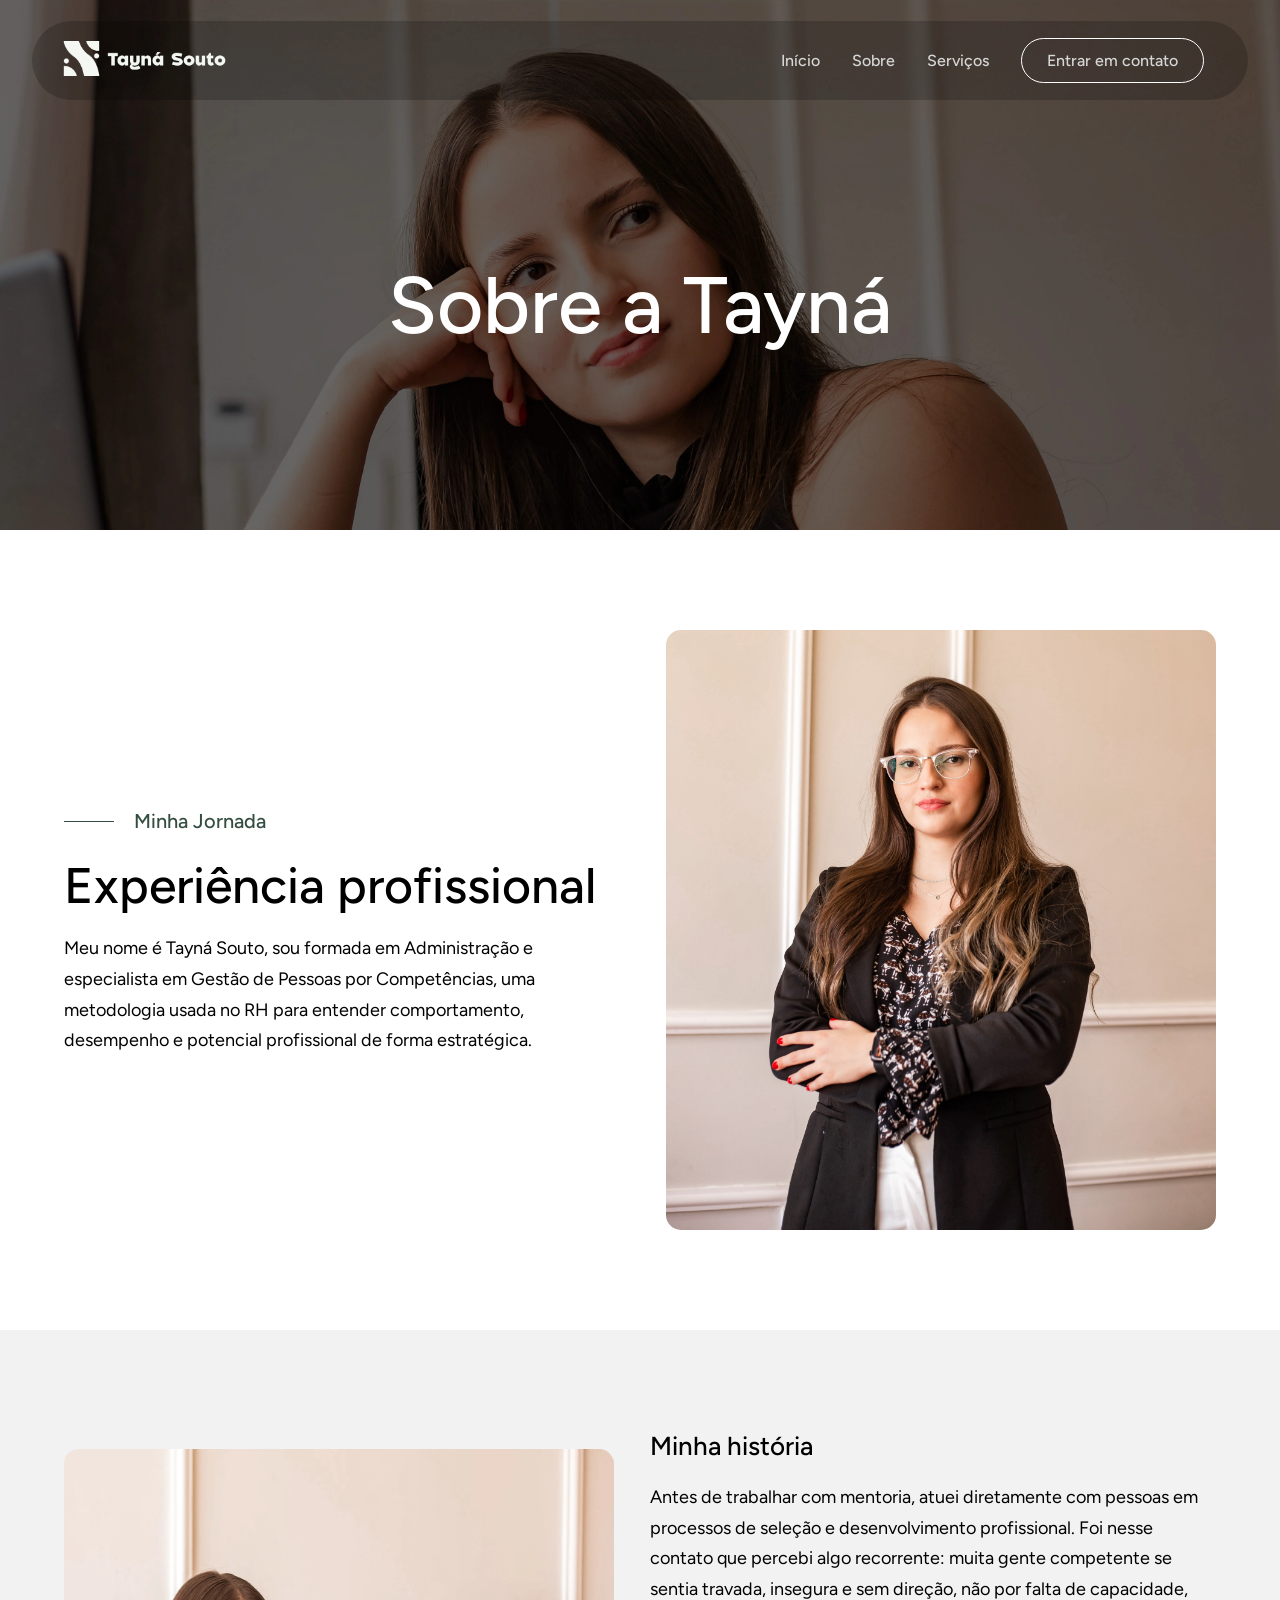
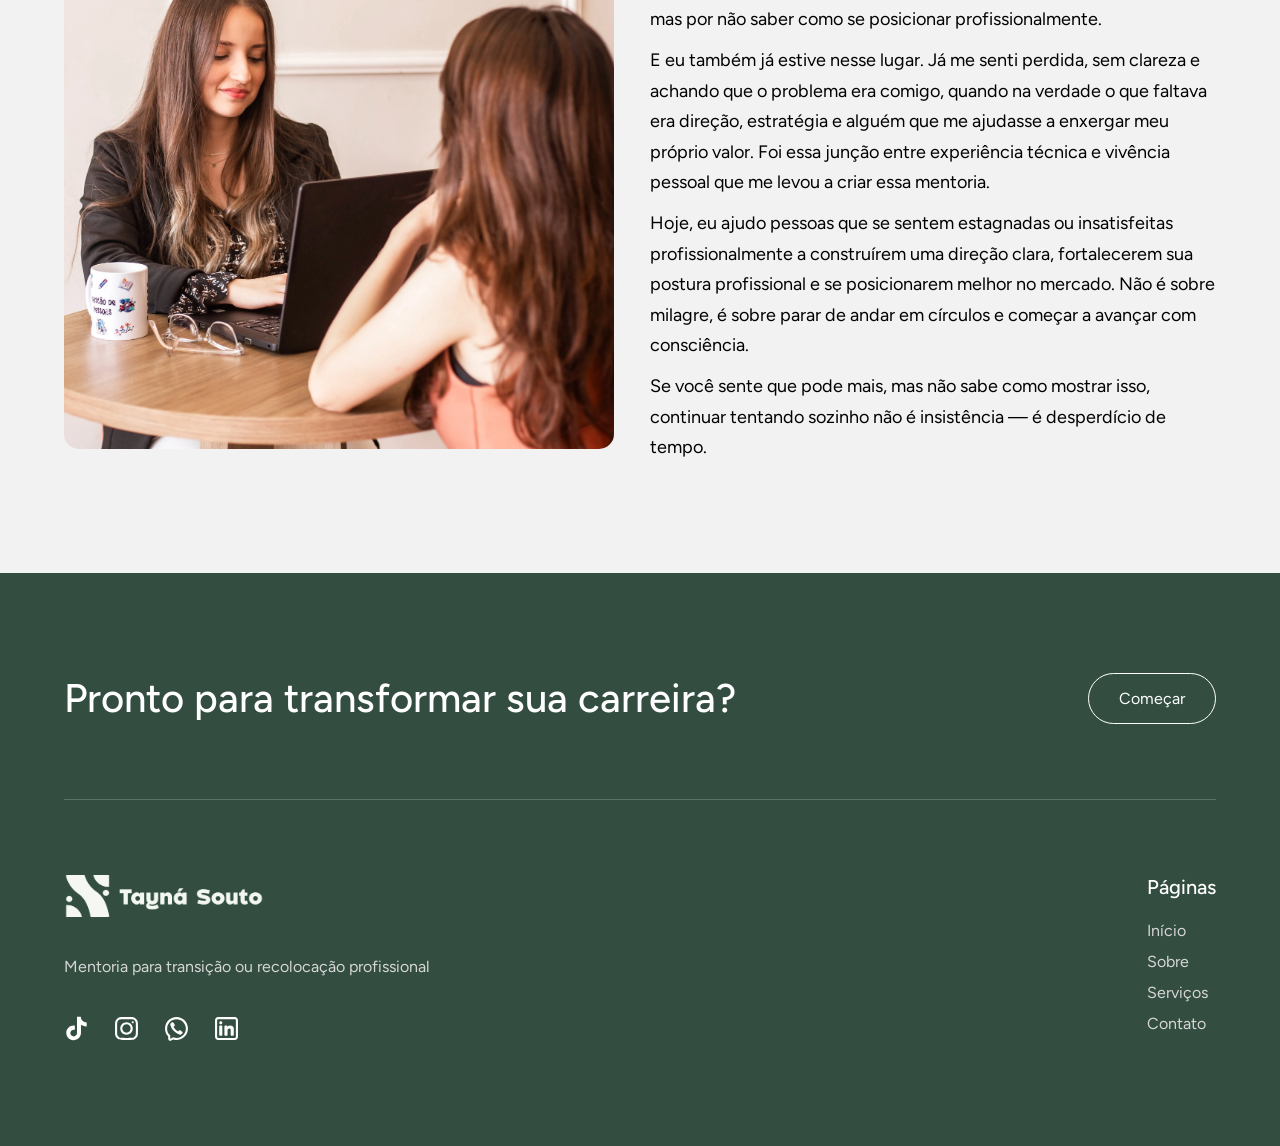
<file: sobre.html>
<!DOCTYPE html>
<html lang="pt-br">
<head>
    <meta charset="UTF-8">
    <meta name="viewport" content="width=device-width, initial-scale=1.0">
    <link rel="stylesheet" href="styles.css">
    <link rel="preconnect" href="https://fonts.googleapis.com">
    <link rel="preconnect" href="https://fonts.gstatic.com" crossorigin>
    <link href="https://fonts.googleapis.com/css2?family=Figtree:ital,wght@0,300..900;1,300..900&display=swap" rel="stylesheet">
    <link rel="icon" href="./FOTOS/favicon2.png" type="image/png">
   
    <title>Tayná Souto - Sobre</title>

</head>
<body>
    
<header class="header-sobre">

  <!-- NAVEGAÇÃO -->
  <section class="navegacao">
    <a href="index.html" class="logo">
      <img src="./FOTOS/ICONE 1.png" alt="logo">
    </a>

    <nav class="navbar">
      <a href="index.html">Início</a>
      <a href="sobre.html">Sobre</a>
       <a href="serviços.html">Serviços</a>
      <a class="botao-contato" href="contato.html">Entrar em contato</a>

      <!-- MENU MOBILE -->
      <input type="checkbox" id="sidebar-ativo">

      <label for="sidebar-ativo" class="abrir-sidebar">
        <svg xmlns="http://www.w3.org/2000/svg" height="32px" viewBox="0 -960 960 960" width="32px" fill="#e3e3e3">
          <path d="M120-240v-80h720v80H120Zm0-200v-80h720v80H120Zm0-200v-80h720v80H120Z"/>
        </svg>
      </label>

      <label id="overlay" for="sidebar-ativo"></label>

      <div class="links-container">
        <label for="sidebar-ativo" class="fechar-sidebar">
          <svg xmlns="http://www.w3.org/2000/svg" height="32px" viewBox="0 -960 960 960" width="32px" fill="#e3e3e3">
            <path d="m256-200-56-56 224-224-224-224 56-56 224 224 224-224 56 56-224 224 224 224-56 56-224-224-224 224Z"/>
          </svg>
        </label>

        <a href="index.html">Início</a>
        <a href="sobre.html">Sobre</a>
         <a href="serviços.html">Serviços</a>
        <a class="botao-contato" href="contato.html">Entrar em contato</a>
      </div>
    </nav>
  </section>

  <!-- TEXTO CENTRAL -->
  <div class="sobre-tayna-container">
    <h1 class="conteudo-sobre">Sobre a Tayná</h1>
  </div>

</header>

<section class="experiencia">
  <div class="experiencia-container">

    <div class="experiencia-texto">
      <div class="linha-titulo">
        <span></span>
        <p>Minha Jornada</p>
      </div>

      <h2>Experiência profissional</h2>

      <p>
Meu nome é Tayná Souto, sou formada em Administração e especialista em Gestão de Pessoas por Competências, uma metodologia usada no RH para entender comportamento, desempenho e potencial profissional de forma estratégica.
      </p>
    </div>

    <div class="experiencia-imagem">
      <img src="./FOTOS/SOBRE 1.jpg">
    </div>

  </div>
</section>

<section class="historia">
  <div class="historia-container">

    <div class="historia-imagem">
      <img src="./FOTOS/SOBRE 2.webp">
    </div>

    <div class="historia-texto">
      <h3>Minha história</h3>

      <p>
Antes de trabalhar com mentoria, atuei diretamente com pessoas em processos de seleção e desenvolvimento profissional. Foi nesse contato que percebi algo recorrente: muita gente competente se sentia travada, insegura e sem direção, não por falta de capacidade, mas por não saber como se posicionar profissionalmente.
      </p>
      <p>
E eu também já estive nesse lugar. Já me senti perdida, sem clareza e achando que o problema era comigo, quando na verdade o que faltava era direção, estratégia e alguém que me ajudasse a enxergar meu próprio valor. Foi essa junção entre experiência técnica e vivência pessoal que me levou a criar essa mentoria.
      </p>

      <p>
Hoje, eu ajudo pessoas que se sentem estagnadas ou insatisfeitas profissionalmente a construírem uma direção clara, fortalecerem sua postura profissional e se posicionarem melhor no mercado. Não é sobre milagre, é sobre parar de andar em círculos e começar a avançar com consciência.
      </p>
          <p>
Se você sente que pode mais, mas não sabe como mostrar isso, continuar tentando sozinho não é insistência — é desperdício de tempo.
      </p>
    </div>

  </div>
</section>

<footer>

<section>
    <footer class="footer">
  <div class="footer-cta">
    <h2>Pronto para transformar sua carreira?</h2>
    <a href="contato.html" class="botao-footer">Começar</a>
  </div>

  <hr>

  <div class="footer-conteudo">
    <div class="footer-esquerda">
      <img src="./FOTOS/ICONE 1.png" alt="">
      <p>Mentoria para transição ou recolocação profissional</p>

      <div class="footer-icones">
        <a href="https://www.tiktok.com/@taynasoutoo_" target="_blank" aria-label="TikTok">
        <svg fill="#FFF" width="25px" height="25px" viewBox="0 0 32 32" version="1.1" xmlns="http://www.w3.org/2000/svg">
<title>tiktok</title>
<path d="M16.656 1.029c1.637-0.025 3.262-0.012 4.886-0.025 0.054 2.031 0.878 3.859 2.189 5.213l-0.002-0.002c1.411 1.271 3.247 2.095 5.271 2.235l0.028 0.002v5.036c-1.912-0.048-3.71-0.489-5.331-1.247l0.082 0.034c-0.784-0.377-1.447-0.764-2.077-1.196l0.052 0.034c-0.012 3.649 0.012 7.298-0.025 10.934-0.103 1.853-0.719 3.543-1.707 4.954l0.020-0.031c-1.652 2.366-4.328 3.919-7.371 4.011l-0.014 0c-0.123 0.006-0.268 0.009-0.414 0.009-1.73 0-3.347-0.482-4.725-1.319l0.040 0.023c-2.508-1.509-4.238-4.091-4.558-7.094l-0.004-0.041c-0.025-0.625-0.037-1.25-0.012-1.862 0.49-4.779 4.494-8.476 9.361-8.476 0.547 0 1.083 0.047 1.604 0.136l-0.056-0.008c0.025 1.849-0.050 3.699-0.050 5.548-0.423-0.153-0.911-0.242-1.42-0.242-1.868 0-3.457 1.194-4.045 2.861l-0.009 0.030c-0.133 0.427-0.21 0.918-0.21 1.426 0 0.206 0.013 0.41 0.037 0.61l-0.002-0.024c0.332 2.046 2.086 3.59 4.201 3.59 0.061 0 0.121-0.001 0.181-0.004l-0.009 0c1.463-0.044 2.733-0.831 3.451-1.994l0.010-0.018c0.267-0.372 0.45-0.822 0.511-1.311l0.001-0.014c0.125-2.237 0.075-4.461 0.087-6.698 0.012-5.036-0.012-10.060 0.025-15.083z"></path>
</svg>
        </a>

        <a href="https://www.instagram.com/taynasouto_?igsh=MXZ5eHR6ZDFpYmNycA==" target="_blank" aria-label="Instagram">
<svg width="25px" height="25px" viewBox="0 0 24 24" fill="#D6D6D6" xmlns="http://www.w3.org/2000/svg">
<path fill-rule="evenodd" clip-rule="evenodd" d="M12 18C15.3137 18 18 15.3137 18 12C18 8.68629 15.3137 6 12 6C8.68629 6 6 8.68629 6 12C6 15.3137 8.68629 18 12 18ZM12 16C14.2091 16 16 14.2091 16 12C16 9.79086 14.2091 8 12 8C9.79086 8 8 9.79086 8 12C8 14.2091 9.79086 16 12 16Z" fill="#FFF"/>
<path d="M18 5C17.4477 5 17 5.44772 17 6C17 6.55228 17.4477 7 18 7C18.5523 7 19 6.55228 19 6C19 5.44772 18.5523 5 18 5Z" fill="#FFF"/>
<path fill-rule="evenodd" clip-rule="evenodd" d="M1.65396 4.27606C1 5.55953 1 7.23969 1 10.6V13.4C1 16.7603 1 18.4405 1.65396 19.7239C2.2292 20.8529 3.14708 21.7708 4.27606 22.346C5.55953 23 7.23969 23 10.6 23H13.4C16.7603 23 18.4405 23 19.7239 22.346C20.8529 21.7708 21.7708 20.8529 22.346 19.7239C23 18.4405 23 16.7603 23 13.4V10.6C23 7.23969 23 5.55953 22.346 4.27606C21.7708 3.14708 20.8529 2.2292 19.7239 1.65396C18.4405 1 16.7603 1 13.4 1H10.6C7.23969 1 5.55953 1 4.27606 1.65396C3.14708 2.2292 2.2292 3.14708 1.65396 4.27606ZM13.4 3H10.6C8.88684 3 7.72225 3.00156 6.82208 3.0751C5.94524 3.14674 5.49684 3.27659 5.18404 3.43597C4.43139 3.81947 3.81947 4.43139 3.43597 5.18404C3.27659 5.49684 3.14674 5.94524 3.0751 6.82208C3.00156 7.72225 3 8.88684 3 10.6V13.4C3 15.1132 3.00156 16.2777 3.0751 17.1779C3.14674 18.0548 3.27659 18.5032 3.43597 18.816C3.81947 19.5686 4.43139 20.1805 5.18404 20.564C5.49684 20.7234 5.94524 20.8533 6.82208 20.9249C7.72225 20.9984 8.88684 21 10.6 21H13.4C15.1132 21 16.2777 20.9984 17.1779 20.9249C18.0548 20.8533 18.5032 20.7234 18.816 20.564C19.5686 20.1805 20.1805 19.5686 20.564 18.816C20.7234 18.5032 20.8533 18.0548 20.9249 17.1779C20.9984 16.2777 21 15.1132 21 13.4V10.6C21 8.88684 20.9984 7.72225 20.9249 6.82208C20.8533 5.94524 20.7234 5.49684 20.564 5.18404C20.1805 4.43139 19.5686 3.81947 18.816 3.43597C18.5032 3.27659 18.0548 3.14674 17.1779 3.0751C16.2777 3.00156 15.1132 3 13.4 3Z" fill="#FFF"/>
</svg>
        </a>

          <a href="https://wa.me/5515998561424" target="_blank" aria-label="WhatsApp">
        <svg width="25px" height="25px" viewBox="0 0 24 24" fill="#FFF" xmlns="http://www.w3.org/2000/svg">
<path d="M6.014 8.00613C6.12827 7.1024 7.30277 5.87414 8.23488 6.01043L8.23339 6.00894C9.14051 6.18132 9.85859 7.74261 10.2635 8.44465C10.5504 8.95402 10.3641 9.4701 10.0965 9.68787C9.7355 9.97883 9.17099 10.3803 9.28943 10.7834C9.5 11.5 12 14 13.2296 14.7107C13.695 14.9797 14.0325 14.2702 14.3207 13.9067C14.5301 13.6271 15.0466 13.46 15.5548 13.736C16.3138 14.178 17.0288 14.6917 17.69 15.27C18.0202 15.546 18.0977 15.9539 17.8689 16.385C17.4659 17.1443 16.3003 18.1456 15.4542 17.9421C13.9764 17.5868 8 15.27 6.08033 8.55801C5.97237 8.24048 5.99955 8.12044 6.014 8.00613Z" fill="#FFF"/>
<path fill-rule="evenodd" clip-rule="evenodd" d="M12 23C10.7764 23 10.0994 22.8687 9 22.5L6.89443 23.5528C5.56462 24.2177 4 23.2507 4 21.7639V19.5C1.84655 17.492 1 15.1767 1 12C1 5.92487 5.92487 1 12 1C18.0751 1 23 5.92487 23 12C23 18.0751 18.0751 23 12 23ZM6 18.6303L5.36395 18.0372C3.69087 16.4772 3 14.7331 3 12C3 7.02944 7.02944 3 12 3C16.9706 3 21 7.02944 21 12C21 16.9706 16.9706 21 12 21C11.0143 21 10.552 20.911 9.63595 20.6038L8.84847 20.3397L6 21.7639V18.6303Z" fill="#FFF"/>
</svg>
        </a>

            </a>

        <a href="https://br.linkedin.com/in/tayna-souto" aria-label="LinkedIn">
          <svg width="25px" height="25px" viewBox="0 0 24 24" fill="none" xmlns="http://www.w3.org/2000/svg">
<path d="M6.5 8C7.32843 8 8 7.32843 8 6.5C8 5.67157 7.32843 5 6.5 5C5.67157 5 5 5.67157 5 6.5C5 7.32843 5.67157 8 6.5 8Z" fill="#FFF"/>
<path d="M5 10C5 9.44772 5.44772 9 6 9H7C7.55228 9 8 9.44771 8 10V18C8 18.5523 7.55228 19 7 19H6C5.44772 19 5 18.5523 5 18V10Z" fill="#FFF"/>
<path d="M11 19H12C12.5523 19 13 18.5523 13 18V13.5C13 12 16 11 16 13V18.0004C16 18.5527 16.4477 19 17 19H18C18.5523 19 19 18.5523 19 18V12C19 10 17.5 9 15.5 9C13.5 9 13 10.5 13 10.5V10C13 9.44771 12.5523 9 12 9H11C10.4477 9 10 9.44772 10 10V18C10 18.5523 10.4477 19 11 19Z" fill="#FFF"/>
<path fill-rule="evenodd" clip-rule="evenodd" d="M20 1C21.6569 1 23 2.34315 23 4V20C23 21.6569 21.6569 23 20 23H4C2.34315 23 1 21.6569 1 20V4C1 2.34315 2.34315 1 4 1H20ZM20 3C20.5523 3 21 3.44772 21 4V20C21 20.5523 20.5523 21 20 21H4C3.44772 21 3 20.5523 3 20V4C3 3.44772 3.44772 3 4 3H20Z" fill="#FFF"/>
</svg>
        </a>

      </div>
    </div>

    <div class="footer-direita">
      <H4>Páginas</H4>
      <a href="index.html">Início</a>
      <a href="sobre.html">Sobre</a>
       <a href="serviços.html">Serviços</a>
      <a href="contato.html">Contato</a>
    </div>
  </div>
</footer>
</section>

</footer>

</body>

<script>
  document.addEventListener("DOMContentLoaded", function () {
    const autoTexts = document.querySelectorAll(
      "h1, h2, h3, h4, h5, h6, p"
    );

    const filtered = Array.from(autoTexts).filter(el => 
      !el.closest(".no-reveal")
    );

    filtered.forEach(el => el.classList.add("reveal-text"));

    const observer = new IntersectionObserver((entries, obs) => {
      entries.forEach(entry => {
        if (entry.isIntersecting) {
          entry.target.classList.add("active");
          obs.unobserve(entry.target);
        }
      });
    }, { threshold: 0.2 });

    filtered.forEach(el => observer.observe(el));
  });
</script>

</html>
</file>
<file: styles.css>
/* GERAL */

:root {
    --main-color: #334e41;
    --cinza: #F2F2F2;
    --font-size: 12px
}

* {
    margin: 0;
    padding: 0;
    box-sizing: border-box;
    outline: none;
    text-decoration: none;
    font-family: "Figtree", sans-serif;
}

.reveal-text {
  opacity: 0;
  transform: translateY(20px);
  transition: opacity 0.6s ease, transform 0.6s ease;
}

.reveal-text.active {
  opacity: 1;
  transform: translateY(0);
}

html, body {
  width: 100%;
  overflow-x: hidden;
}

.header {
    position: relative;
    background-image: url(./FOTOS/INICIO\ H1.webp);
    background-size: cover;
    background-position: center;
    background-repeat: no-repeat;
    height: 100vh;
    padding: 20.5px 2.5%;
    overflow: hidden;
}

section {
    width: 100%;
    margin: 0 auto;
}

/* STACK TOPO */
.navegacao {
    max-width: 1240px;
  position: relative;
  z-index: 2;

  display: flex;
  align-items: center;
  justify-content: space-between;

  padding: 20px 30px;
  background: rgba(0, 0, 0, 0.20);
  border-radius: 50px;
}

/* LOGO */
.logo img {
  height: 35px;
}

/* NAV */
.navbar a {
  color: #D6D6D6;
  text-decoration: none;
  margin: 0 14px;
  font-weight: 500;
}

.navbar a:hover {
  color: white;
}

.botao-contato {
  background: transparent;
  color: white;
  border: 1px groove white;
  padding: 12px 25px;
  border-radius: 35px;
  cursor: pointer;
  font-weight: 500;
  font-size: 16px;
  opacity: 100%;
  transition: opacity 0.4s ease-in-out;
}

.botao-contato:hover {
    opacity: 50%;
}

/*NAV SANDUICHE MOBILE*/

.links-container{
    height: 100%;
    width: 100%;
    display: flex;
    flex-direction: row;
    align-items: center;
}

nav svg{
    fill: white;
}

#sidebar-ativo {
    display: none;
}

.abrir-sidebar, .fechar-sidebar {
  display: none;
}

.links-container{
    display: none;
}

@media (max-width: 700px) {

  .header{
    background-image: url(./FOTOS/INICIO\ H1\ mobile.webp);
  }

  .links-container {
    flex-direction: column;
    position: fixed;
    top: 0;
    right: 0;
    z-index: 3;
    width: 250px;
    height: 100%;
    background-color: rgba(0, 0, 0, 0.60);
    backdrop-filter: blur(10px);
    display: flex;
    transform: translateX(100%);
    opacity: 0;
    pointer-events: none;
    transition: transform 0.4s ease, opacity 0.3s ease;
  }

  .links-container a, button {
    box-sizing: border-box;
    padding: 20px 30px;
    justify-content: center;
    height: auto;
    width: auto;
  }

  .abrir-sidebar, .fechar-sidebar {
  display: block;
  padding: 10px 20px;
  }

  .abrir-sidebar {
    display:flex;
    z-index: 10;
  }

  .navbar > a,
  .navbar > button {
    display: none;
  }
    #sidebar-ativo:checked ~ .links-container {
    display: flex;
    transform: translateX(0);
    opacity: 1;
    pointer-events: auto;
    }

    #sidebar-ativo:checked ~ #overlay {
        height: 100%;
        width: 100%;
        position: fixed;
        top: 0;
        left: 0;
        z-index: 2;
    }
}

/*conteudo inicio */

.inicio-container{
  height: 100vh;
}

.inicio-container section{
    max-width: 1240px;
    display: flex;
    align-items:center;
    height: 100%;
    margin-top: -5%;
}

.botao-reuniao {
  background: var(--main-color);
  color: white;
  padding: 1rem 3rem;
  cursor: pointer;
  margin-top: 1rem;
  margin-right: 10px;
  display: inline-block;
  padding: 15px 30px;
  border-radius: 35px;
  cursor: pointer;
  font-weight: 500;
  font-size: 18px;
  opacity: 100%;
  transition: opacity 0.4s ease-in-out;
}

.botao-reuniao:hover {
    opacity: 50%;
}

.botao-ctt {
  background: transparent;
  color: white;
  border: 1px groove white;
  padding: 15px 30px;
  border-radius: 35px;
  cursor: pointer;
  font-weight: 500;
  font-size: 16px;
  opacity: 100%;
  transition: opacity 0.4s ease-in-out;
}

.botao-ctt:hover {
    opacity: 50%;
}

.content h3{
    color: white;
    font-size: 70px;
    font-weight: 500;
    margin-bottom: 20px;
    line-height: 1.0;
}
.content p {
    color: #D6D6D6;
    font-size: 18px;
    font-weight: 500px;
    margin-bottom: 20px;
    line-height: 1.8;
}

/*conteudo inicio mobile*/

@media (max-width: 800px) {

  .inicio-container section {
    display: flex;
    justify-content: center;  
    align-items: center;      
    text-align: center;
    padding: 0 16px;
  }

  .content {
    display: flex;
    flex-direction: column;
    align-items: center;
  }

  .botoes-inicio { 
    display: flex;
    flex-direction: column;
    gap: 12px;
    align-items: center;
    width: 100%;
  }

  .botao-reuniao {
    width: auto;       
    max-width: 90%;
  }

  .content h3{
    font-size: clamp(30px, 14vw, 42px);
    line-height: 1.1;
  }

  .content p{
    font-size: clamp(12px, 8vw, 16px);
  }
}

/*SERVIÇOS*/

.servicos {
  max-width: 1240px;
  padding: 100px 20px ;
}

.servicos-topo {
  display: flex;
  flex-direction: column;
  gap: 20px;
}

.linha-titulo {
  display: flex;
  align-items: center;
  gap: 20px;
}

.linha-titulo span {
  width: 50px;
  height: 1px;
  background: var(--main-color);
}

.linha-titulo p {
font-size: 20px;
  color: var(--main-color);
  margin: 0;
  font-weight: 500;
}

.servicos-texto {
  display: flex;
  justify-content: space-between;
  padding: 20px 0 0 0px;
}

.servicos-texto h2 {
  font-size: 50px;
  font-weight: 500;
  line-height: 1.1;
  max-width: 520px;
}

.servicos-texto .descricao {
  max-width: 420px;
  font-size: 18px;
  line-height: 1.7;
  color: black;
  margin-top: 10px;
}

.cards-servicos {
  padding: 60px 60px 0 60px;
  display: grid;
  grid-template-columns: repeat(3, 1fr);
  gap: 20px;
}

.card {
  position: relative;
  border-radius: 20px;
  overflow: hidden;
  height: 440px;
}

.card img {
  width: 100%;
  height: 100%;
  object-fit: cover;
}

.card::after {
  content: "";
  position: absolute;
  inset: 0;
  background: linear-gradient(to top, rgba(0,0,0,0.6), transparent 60%);
}

.card span {
  position: absolute;
  bottom: 20px;
  left: 50%;
  transform: translateX(-50%);
  color: white;
  font-size: 22px;
  font-weight: 500;
  z-index: 2;

  width: 80%;        
  text-align: center;
  line-height: 1.2;
  white-space: normal;
  word-break: normal;
}

/*SERVIÇOS MOBILE*/

@media (max-width: 800px) {
  .servicos-texto {
    margin-left: 20px;
    flex-direction: column;
  }

  .servicos-topo {
    margin-left: 20px;
  }

  .servicos-texto h2 {
    font-size: 36px;
  }

  .cards-servicos {
    grid-template-columns: 1fr;
    padding: 40px 20px 0 20px;
  }

  .card {
    height: 360px;
  }
}

@media (max-width: 450px) {
  .servicos-texto {
    flex-direction: column;
  }

  .servicos-texto h2, .servicos-texto .descricao, .servicos-topo {
    max-width: 100%;
  }
}

/* método */

.metodo {
  width: 100%;
  padding: 100px 5%;
  background: var(--cinza);
}

.metodo-container {
  max-width: 1240px;
  margin: 0 auto;
  padding: 0px;
  display: flex;
  align-items: center;
  gap: 100px;
}

.metodo-imagem img {
width: 530px;
 max-width: 100%;
  height: 600px;
  border-radius: 15px;
  object-fit: cover;
}

.metodo-conteudo {
  width: 100%;
  max-width: 600px;
  display: flex;
  flex-direction: column;
  gap: 20px;
}

.metodo-header {
  display: flex;
  align-items: center;
  gap: 20px;

}

.linha-decorativa {
  width: 50px;
  height: 1px;
  background: var(--main-color);
}

.subtitulo {
  color: #14423A;
  font-weight: 500;
  font-size: 20px;
}

.metodo-titulo {
  font-size: 50px;
  font-weight: 500;
  line-height: 1.1;
}

.metodo-descricao {
  font-size: 18px;
  line-height: 1.7;
  color: black;
}

.metodo-lista {
  display: flex;
  flex-direction: column;
  gap: 16px;
  margin-top: 20px;
}

.metodo-item {
  display: flex;
  align-items: center;
  gap: 20px;
}

.icon-box {
  width: 12px;
  height: 12px;
  background: var(--main-color);
  border-radius: 100%;
  display: flex;
  align-items: center;
  justify-content: center;
}

.metodo-item p {
  font-size: 20px;
  color: black;
  font-weight: 500;
}

/* método mobile */
@media (max-width: 800px) {
  .metodo-container {
    flex-direction: column;
    gap: 40px;
  }

  .metodo-conteudo,
  .metodo-imagem img {
    max-width: 100%;
  }

  .metodo-titulo {
    font-size: 36px;
  }
}

@media (max-width: 480px) {
  .metodo {
    padding: 60px 5%;
  }

  .metodo-container {
    padding: 20px;
  }

  .metodo-titulo {
    font-size: 36;
  }

  .metodo-descricao,
  .metodo-item p {
    font-size: 18px;
  }
}

/*SOBRE A TAYNÁ*/

.sobre-tayna {
 background-image: url(./FOTOS/INICIO\ 5.webp);
 background-size: cover;
 background-position:center;
 background-repeat: no-repeat;
 height: 800px;
 padding: 20.5px 2.5%;
 overflow: hidden;
}

.sobre-container {
  max-width: 1240px;
  height: 100%;
  margin: 0 auto;
  display: flex;
  align-items: flex-end;  
  padding: 0 0 60px 0;    
}

.texto-sobre {
  display: flex;
  align-items: center;
  justify-content: space-between;
  width: 100%;
  gap: 20px;
}

.texto-sobre h3 {
  color: white;
  font-size: 50px;
  font-weight: 500;
  margin-bottom: 20px;
  flex: 1;
}

.sobre-botao a {
  display: inline-block;
  padding: 15px 30px;
  border: 0.5px solid white;
  border-radius: 30px;
  color: white;
  text-decoration: none;
  font-weight: 500;
  transition: opacity 0.4s ease-in-out;
}

.sobre-botao a:hover {
    opacity: 50%;
}

/*SOBRE A TAYNÁ MOBILE*/

@media (max-width: 800px) {
  .sobre-tayna{
    background-image: url(./FOTOS/INICIO\ 5\ mobile.jpg);
  }

  .texto-sobre {
    flex-direction: column;
    align-items: center;
    text-align: center;
  }

  .texto-sobre h3 {
    flex: none;
  }

  .sobre-botao {
    margin-top: 10px;
  }
}

/*POR QUE CONFIAR*/

.confiar {
  padding: 100px 2.5%;
}

.confiar-container {
  max-width: 1240px;
  margin: 0 auto;
}

.confiar-topo {
  text-align: center;
  margin-bottom: 100px;
}

.confiar-header {
  display: flex;
  justify-content: center;
  align-items: center;
  gap: 20px;
  margin-bottom: 20px;
}

.linha-decorativa {
  width: 50px;
  height: 1px;
  background: var(--main-color);
}

.subtitulo {
  color: var(--main-color);
  font-weight: 500;
}

.confiar-titulo {
  font-size: 50px;
  font-weight: 500;
  margin: 20px;
}

.confiar-descricao {
  max-width: 700px;
  margin: 10px auto;
  font-size: 18px;
  line-height: 1.7;
  color: black;
}

.confiar-cards {
  display: flex;
  justify-content: space-between;
}

.confiar-card {
  flex: 1;
  text-align: center;
  padding: 30px;
  position: relative;
}

.confiar-card:not(:last-child) {
  border-right: 1px solid #eee;
}

.icone-confiar {
  width: 60px;
  height: 60px;
  background: var(--main-color);
  color: white;
  border-radius: 10px;
  display: flex;
  align-items: center;
  justify-content: center;
  font-size: 30px;
  margin: 0 auto 20px;
}

.confiar-card h3 {
  font-size: 22px;
  margin-bottom: 15px;
  font-weight: 500;
}

.confiar-card p {
  font-size: 16px;
  line-height: 1.7;
  color: #000000;
  font-weight: 400;
}

/* POR QUE CONFIAR MOBILE */

@media (max-width: 900px) {
  .confiar-cards {
    flex-direction: column;
    gap: 50px;
  }

  .confiar-titulo {
    font-size: 36px;
  }

  .confiar-descricao {
    font-size: 18px;
  }
}

/*curriculo perfeito*/

.curriculo {
  background: var(--main-color);
  padding: 100px 5%;
  color: white;
}

.curriculo-container {
  max-width: 1240px;
  margin: 0 auto;
  display: flex;
  gap: 75px;
  align-items: flex-start;
}

.curriculo-texto {
  flex: 1;
}

.curriculo-texto h2 {
  font-size: 50px;
  font-weight: 500;
  line-height: 1.1;
  margin-bottom: 20px;
}

.curriculo-texto p {
  font-size: 18px;
  line-height: 1.7;
  margin-bottom: 20px;
  color: #D6D6D6;
}

.botao-garantir {
  display: inline-block;
  padding: 15px 30px;
  border: 1px solid white;
  border-radius: 30px;
  color: white;
  text-decoration: none;
  transition: opacity 0.4s ease;
}

.botao-garantir:hover {
  opacity: 50%;
}

.curriculo-cards {
  flex: 1;
  display: grid;
  grid-template-columns: repeat(2, 1fr);
  gap: 20px;
}

.card-curriculo:hover {
    background-color: var(--cinza);
    transition: 0.5s;
    color: black;
}

.card-curriculo:hover p {
    color: #000000;
}

.card-curriculo {
  background: #5a7d60;
  color: white;
  border-radius: 10px;
  padding: 40px;
  width: 100%;
  min-width: 370px;
  height: 450px;
  transition: background 0.4s ease;
}

.card-curriculo span {
  font-size: 50px;
  font-weight: 500;
  display: block;
  margin-bottom: 40px;
}

.card-curriculo h4 {
  font-size: 22px;
  margin-bottom: 20px;
  font-weight: 500;
}

.card-curriculo p {
  font-size: 16px;
  line-height: 1.7;
  color: #D6D6D6;
}

/* curriculo perfeito mobile */

@media (max-width: 1100px) {
  .curriculo-container {
    flex-direction: column;
  }

  .curriculo-texto {
    text-align: center;
  }

  .curriculo-cards {
    grid-template-columns: 1fr;
    align-items: center;
    justify-content: center;
    justify-items: center;
  }

  .curriculo-texto h2 {
    font-size: 36px;
  }
}

/*FEEDBACK*/

.feedback {
  background-color: var(--cinza);
  padding: 100px 5%;
}

.feedback-topo {
  padding: 0 0 100px 0;
  max-width: 1240px;
  margin: 0 auto;
  display: flex;
  flex-direction: column;
  gap: 20px;
}

.linha-titulo {
  display: flex;
  align-items: center;
  gap: 20px;
}

.linha-titulo span {
  width: 50px;
  height: 1px;
  background: var(--main-color);
}

.linha-titulo p {
  font-size: 20px;
  font-weight: 500;
  color: var(--main-color);
}

.feedback-texto {
  display: flex;
  justify-content: space-between;
  padding: 20px 0 0 0px;
}

.feedback-titulo {
  font-size: 50px;
  font-weight: 500;
  line-height: 1.1;
   flex: 1;                
  max-width: 520px;
}

.feedback-desc {
  font-size: 18px;
  line-height: 1.7;
  color: black;
   flex: 1;
  max-width: 420px;
}

.carousel-wrapper {
  position: relative;
  overflow: hidden;
  margin-left: -5%;
  margin-right: -5%;
}

.carousel {
  width: 100%;
  overflow: hidden;
  padding: 0;
}

.track {
  display: flex;
  gap: 20px;
  flex-wrap: nowrap;
  width: max-content;
  animation: scroll 110s linear infinite;
}

@keyframes scroll {
  to {
    transform: translateX(-15%);
  }
}

.card-feedback {
max-width: 90vw;
  width: 350px;
  height: auto;
  background: white;
  border-radius: 10px;
  padding: 40px;
  box-shadow: 0 10px 25px rgba(0,0,0,0.05);
  display: flex;
  flex-direction: column;
  gap: 10px;
  flex: 0 0 auto;
}

.card-feedback strong {
  font-size: 16px;
}

.card-feedback span {
  font-size: 14px;
  color: #888;
  margin-bottom: 10px;
}

.card-feedback p {
  font-size: 15px;
  line-height: 1.7;
  color: #000000;
}

.card-feedback strong, span {
    display: flex;
    justify-content: center;
}

.blur {
  position: absolute;
  top: 0;
  bottom: 0;
  width: 120px;
  height: 100%;
  z-index: 2;
  pointer-events: none;
}

.blur.left {
  left: 0;
  background: linear-gradient(to right, var(--cinza), transparent);
}

.blur.right {
  right: 0;
  background: linear-gradient(to left, var(--cinza), transparent);
}

/*FEEDBACK MOBILE*/

@media (max-width: 800px) {
  .feedback-topo {
    padding: 60px 5% 40px;
  }

  .feedback-texto {
    flex-direction: column;
    max-width: 100%;
  }

  .feedback-titulo {
    font-size: 36px;
  }

  .feedback-desc {
    font-size: 16px;
  }

  .blur {
    display: none;
  }
}

@media (max-width: 480px) {
  .feedback-titulo {
    font-size: 40px;
    margin-bottom: 20px;
  }

  .linha-titulo p {
    font-size: 20px;
  }

  .blur {
    width: 40px;
  }
}

@media (max-width: 600px) {
  .card-feedback {
    width: 280px;
    padding: 25px;
  }

  .card-feedback p {
    font-size: 14px;
  }

  .track {
    gap: 10px;
    animation-duration: 50s; 
  }
}

/*RODAPÉ*/

.footer {
  background: var(--main-color);
  color: white;
  padding: 100px 5%;
}

.footer-cta {
  max-width: 1240px;
  margin: 0 auto;
  display: flex;
  justify-content: space-between;
  align-items: center;
  gap: 40px;
}

.footer-cta h2 {
  font-size: 40px;
  font-weight: 500;
}

.botao-footer {
  padding: 15px 30px;
  border: 1px solid white;
  border-radius: 30px;
  color: white;
  text-decoration: none;
  transition: 0.4s;
}

.botao-footer:hover {
  opacity: 50%;
}

.footer hr {
  margin: 75px auto;
  border: none;
  height: 1px;
  background: #FFFFFF;
  opacity: 20%;
}

.footer-conteudo {
  max-width: 1240px;
  margin: 0 auto;
  display: flex;
  justify-content: space-between;
  gap: 60px;
}

.footer-esquerda {
  max-width: 400px;
  display: flex;
  flex-direction: column;
  gap: 16px;
}

.footer-esquerda img {
    width: 200px;
    margin-bottom: 20PX;
}

.footer-esquerda p {
  font-size: 16px;
  color: #D6D6D6;
  line-height: 1.7;
}

.footer-icones {
  display: flex;
  gap: 20px;
  margin-top: 20px;
}

.footer-icones a {
  color: #D6D6D6;
  width: 30px;
  height: 30px;
  cursor: pointer;
  transition: 0.3s;
}

.footer-icones a:hover {
  opacity: 0.6;
}

.footer-direita {
  display: flex;
  flex-direction: column;
  gap: 12px;
}

.footer-direita H4 {
    font-weight: 500;
    font-size: 20px;
  margin-bottom: 10px;
}

.footer-direita a {
  color: #D6D6D6;
  text-decoration: none;
  transition: 0.3s;
}

.footer-direita a:hover {
  color: white;
}

/* RODAPÉ MOBILE */

@media (max-width: 800px) {
  .footer-cta {
    flex-direction: column;
    align-items: center;
  }

  .footer-cta h2 {
    font-size: 30px;
    text-align: center;
  }

  .footer-conteudo {
      display: flex;
  justify-content: space-between;
    gap: 40px;
  }
}

/*PÁGINA SOBRE*/

.header-sobre {
  height: 530px;
  background-image: url(./FOTOS/SOBRE\ H1.webp);
  background-size: cover;
  background-position: center;
  background-repeat: no-repeat;
  padding: 20.5px 2.5%;;
  display: flex;
  flex-direction: column;
}

.sobre-tayna-container {
  flex: 1;
  display: flex;
  align-items: center;   
  justify-content: center;   
  max-width: 1240px;
  width: 100%;
  margin: 0 auto;
  padding: 20.5px 2.5%;
}

.conteudo-sobre {
  color: white;
  font-size: 80px;
  font-weight: 500;
}

/*PÁGINA SOBRE MOBILE*/

@media (max-width: 600px) {
  .conteudo-sobre {
    font-size: 42px;
  }
}

.experiencia {
  padding: 100px 5%;
  background: #fff;
}

.experiencia-container {
  max-width: 1240px;
  margin: 0 auto;
  display: flex;
  align-items: center;
  justify-content: space-between;
  gap: 20px;
}

.experiencia-texto {
  flex: 1;
  max-width: 600px;
}

.experiencia-texto h2 {
  font-size: 50px;
  font-weight: 500;
  line-height: 1.1;
  margin: 20px 0;
}

.experiencia-texto p {
  font-size: 18px;
  line-height: 1.7;
  color: black;
}

.experiencia-imagem {
  flex: 1;
  display: flex;
  justify-content: flex-end;
}

.experiencia-imagem img {
  width: 100%;
  max-width: 550px;
  height: 600px;
  border-radius: 15px;
  object-fit: cover;
}

.linha-titulo {
  display: flex;
  align-items: center;
  gap: 20px;
}

.linha-titulo span {
  width: 50px;
  height: 1px;
  background: var(--main-color);
}

.linha-titulo p {
  font-size: 20px;
  color: var(--main-color);
  margin: 0;
  font-weight: 500;
}

@media (max-width: 900px) {
  .experiencia-container {
    flex-direction: column;
    gap: 50px;
  }

  .experiencia-imagem {
    justify-content: center;
  }

  .experiencia-imagem img {
    height: 450px;
  }

  .experiencia-texto h2 {
    font-size: 36px;
  }

  .experiencia-texto p {
    font-size: 16px;
    line-height: 1.7;
  }
}

.historia {
  padding: 100px 5%;
  background: var(--cinza); 
}

.historia-container {
  max-width: 1240px;
  margin: 0 auto;

  display: flex;
  align-items: center;
  gap: 20px;
}

/* IMAGEM */
.historia-imagem {
  flex: 1;
}

.historia-imagem img {
  width: 100%;
  max-width: 550px;
  height: 600px;
  border-radius: 15px;
  object-fit: cover;
}

/* TEXTO */
.historia-texto {
  flex: 1;
  max-width: 600px;
}

.historia-texto h3 {
  font-size: 26px;
  font-weight: 500;
  margin-bottom: 20px;
}

.historia-texto p {
  font-size: 18px;
  line-height: 1.7;
  color: black;
  margin-bottom: 10px;
}

@media (max-width: 900px) {
  .historia-container {
    flex-direction: column;
    gap: 50px;
  }

  .historia-texto {
    max-width: 100%;
  }

  .historia-imagem img {
    max-width: 100%;
  }
}

.header-contato {
  height: 530px;
  background-image: url(./FOTOS/CONTATO-1.webp);
  background-size: cover;
  background-position: center;
  background-repeat: no-repeat;
  padding: 20.5px 2.5%;;
  display: flex;
  flex-direction: column;
}

.contato-tayna-container {
  flex: 1;
  display: flex;
  align-items: center;   
  justify-content: center;   
  max-width: 1240px;
  width: 100%;
  margin: 0 auto;
  padding: 20.5px 2.5%;
}

.conteudo-contato {
  color: white;
  font-size: 80px;
  font-weight: 500;
}

@media (max-width: 600px) {
  .conteudo-contato {
    font-size: 42px;
  }
}

.contato {
  padding: 100px 5%;
  background: white;
}

.contato-container {
  max-width: 600px;
  margin: 0 auto;
  text-align: center;
}

/* TOPO */
.contato-header {
  display: flex;
  align-items: center;
  justify-content: center;
  gap: 20px;
  margin-bottom: 20px;
}

.linha-decorativa {
  width: 50px;
  height: 1px;
  background: var(--main-color);
}

.subtitulo {
  font-size: 20px;
  color: var(--main-color);
  font-weight: 500;
}

.contato-titulo {
  font-size: 50px;
  font-weight: 500;
  margin-bottom: 20px;
}

.contato-descricao {
  max-width: 520px;
  margin: 0 auto 60px;
  font-size: 18px;
  line-height: 1.7;
  color: black;
}

/* FORM */
.contato-form {
  background: var(--cinza);
  padding: 20px;
  border-radius: 10px;
  display: flex;
  flex-direction: column;
  gap: 20px;
}

.form-linha {
  display: flex;
  gap: 10px;
}

.contato-form input,
.contato-form textarea {
  width: 100%;
  padding: 15px 18px;
  border-radius: 10px;
  border: none;
  font-size: 15px;
  font-family: inherit;
}

.contato-form input::placeholder,
.contato-form textarea::placeholder {
  color: #999;
}

.contato-form textarea {
  width: 100%;
  min-height: 140px;
  padding: 15px 18px;
  border-radius: 10px;
  border: none;
  font-size: 15px;
  font-family: inherit;

  resize: none;
  overflow-y: auto;
}

/* BOTÃO */
.contato-form button {
  margin-top: 10px;
  padding: 16px;
  border-radius: 10px;
  border: none;
  background: var(--main-color);
  color: white;
  font-size: 16px;
  font-weight: 500;
  cursor: pointer;
  transition: 0.4s;
}

.contato-form button:hover {
  opacity: 85%;
}

@media (max-width: 600px) {
  .contato-titulo {
    font-size: 34px;
  }

  .form-linha {
    flex-direction: column;
  }

  .contato-form {
    padding: 30px 20px;
  }
}




.header-serviço {
  height: 530px;
  background-image: url(./FOTOS/SERVIÇOS\ H1.png);
  background-size: cover;
  background-position: center;
  background-repeat: no-repeat;
  padding: 20.5px 2.5%;;
  display: flex;
  flex-direction: column;
}

.serviço-tayna-container {
  flex: 1;
  display: flex;
  align-items: center;   
  justify-content: center;   
  max-width: 1240px;
  width: 100%;
  margin: 0 auto;
  padding: 20.5px 2.5%;
}

.conteudo-serviço {
  color: white;
  font-size: 80px;
  font-weight: 500;
}

@media (max-width: 600px) {
  .conteudo-serviço {
    font-size: 42px;
  }
}

.serviço {
  padding: 100px 5%;
  background: white;
}

.serviço-container {
  max-width: 600px;
  margin: 0 auto;
  text-align: center;
}

.serviço-header {
  display: flex;
  align-items: center;
  justify-content: center;
  gap: 20px;
  margin-bottom: 20px;
}

.linha-decorativa {
  width: 50px;
  height: 1px;
  background: var(--main-color);
}

.subtitulo {
  font-size: 20px;
  color: var(--main-color);
  font-weight: 500;
}

.serviço-titulo {
  font-size: 50px;
  font-weight: 500;
  margin-bottom: 20px;
}

.serviço-descricao {
  max-width: 520px;
  margin: 0 auto 60px;
  font-size: 18px;
  line-height: 1.7;
  color: black;
}


.serviço-cards {
  display: grid;
  grid-template-columns: repeat(3, 1fr);
  justify-content: center;
  gap: 60px;
}

.card-serviço {
  background: #5a7d60;
  color: white;
  border-radius: 10px;
  padding: 40px;
  width: 100%;
  min-width: 370px;
  height: 500px;
  display: flex;
  flex-direction: column;
  align-items: center;
  text-align: center;
  justify-content: center;
}

.card-serviço1 {
  background: var(--main-color);
  color: white;
  border-radius: 10px;
  padding: 40px;
  width: 100%;
  min-width: 370px;
  height: 500px;
  display: flex;
  flex-direction: column;
  align-items: center;
  text-align: center;
  justify-content: center;
}


.card-serviço1 span {
  font-size: 36px;
  font-weight: 500;
  display: block;
  margin-bottom: 20px;
}

.card-serviço1 h4 {
  font-size: 20px;
  margin-bottom: 20px;
  font-weight: 400;
}

.card-serviço1 p {
  font-size: 16px;
  line-height: 1.7;
  color: #D6D6D6;

  flex-grow: 1;
}

.card-serviço1 .botao-contato {
  align-self: center;
  margin-top: auto;
}

.card-serviço span {
  font-size: 36px;
  font-weight: 500;
  display: block;
  margin-bottom: 20px;
}

.card-serviço h4 {
  font-size: 20px;
  margin-bottom: 20px;
  font-weight: 400;
}

.card-serviço p {
  font-size: 16px;
  line-height: 1.7;
  color: #D6D6D6;

  flex-grow: 1;
}

.card-serviço .botao-contato {
  align-self: center;
  margin-top: auto;
}

/* curriculo perfeito mobile */

@media (max-width: 1100px) {
  .serviço-cards {
    grid-template-columns: 1fr;
    align-items: center;
    justify-content: center;
    justify-items: center;
  }

  .serviço-texto h2 {
    font-size: 36px;
  }
}
</file>
